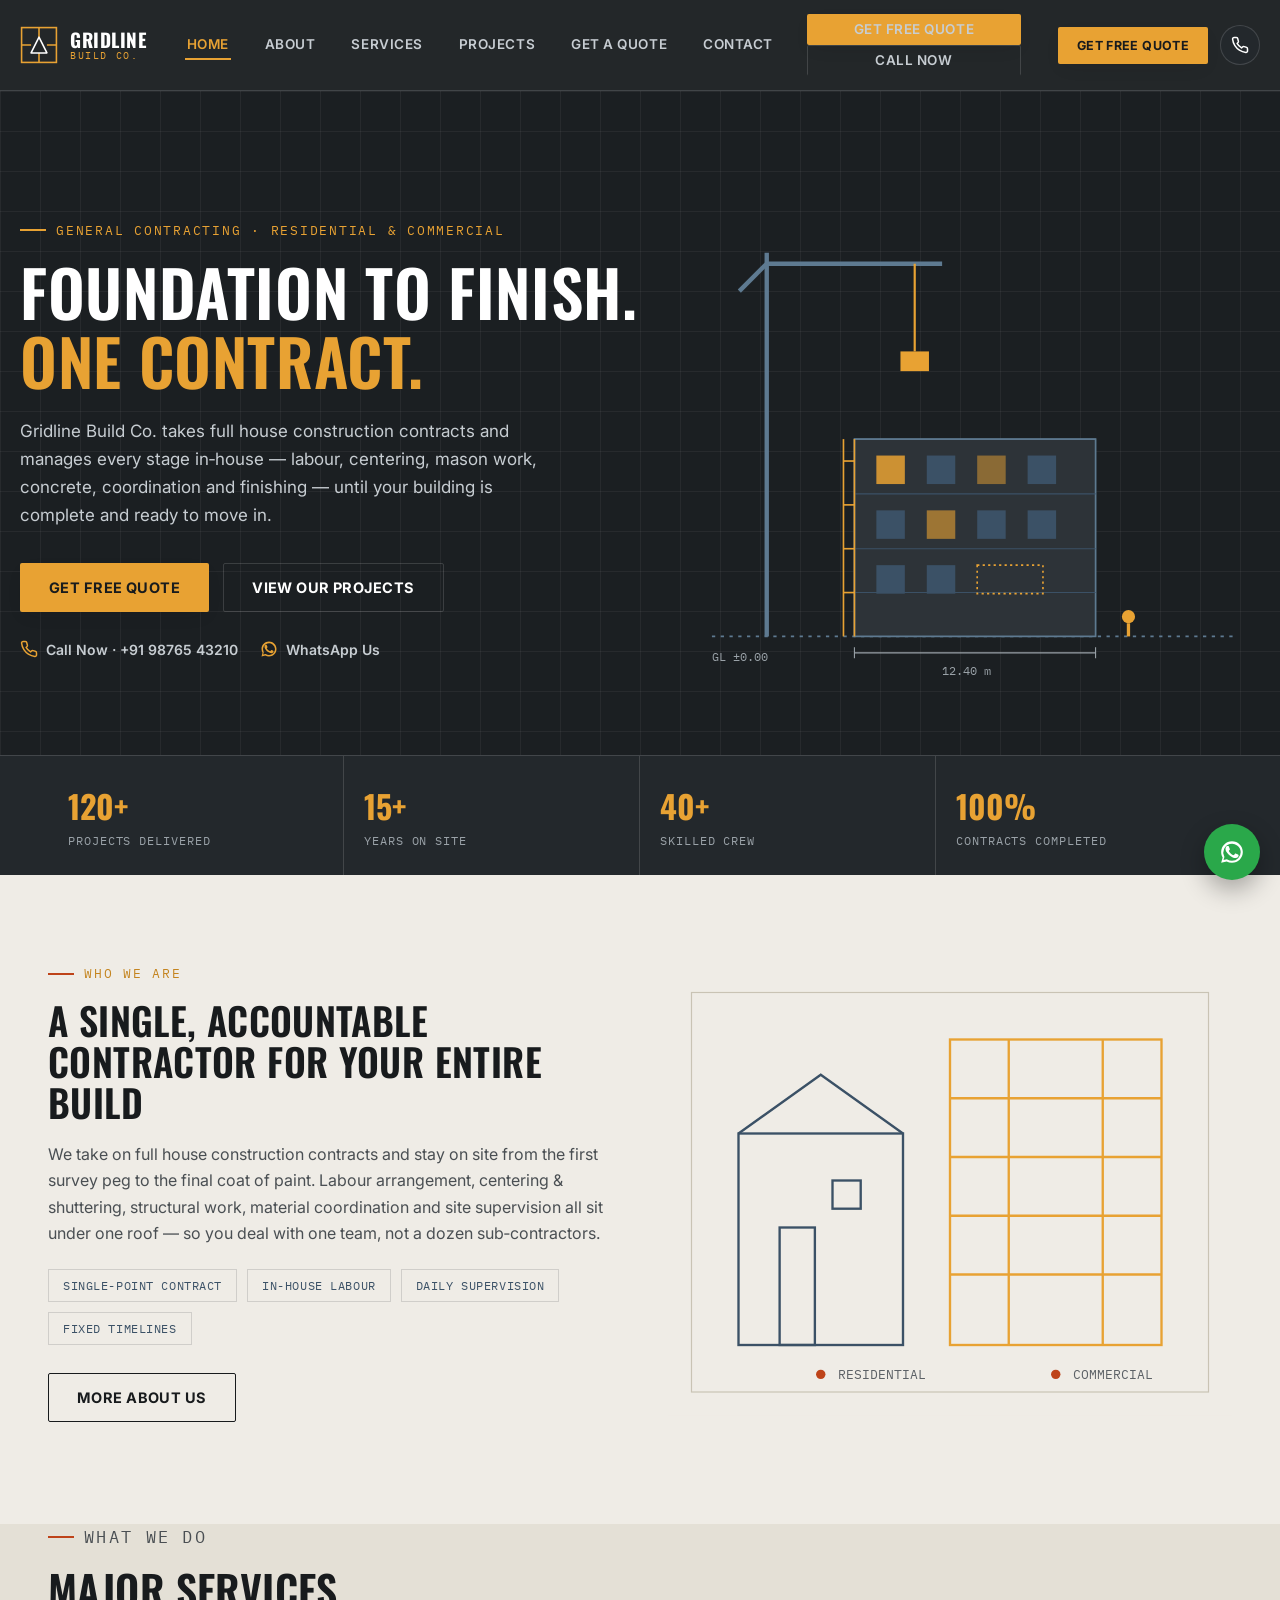
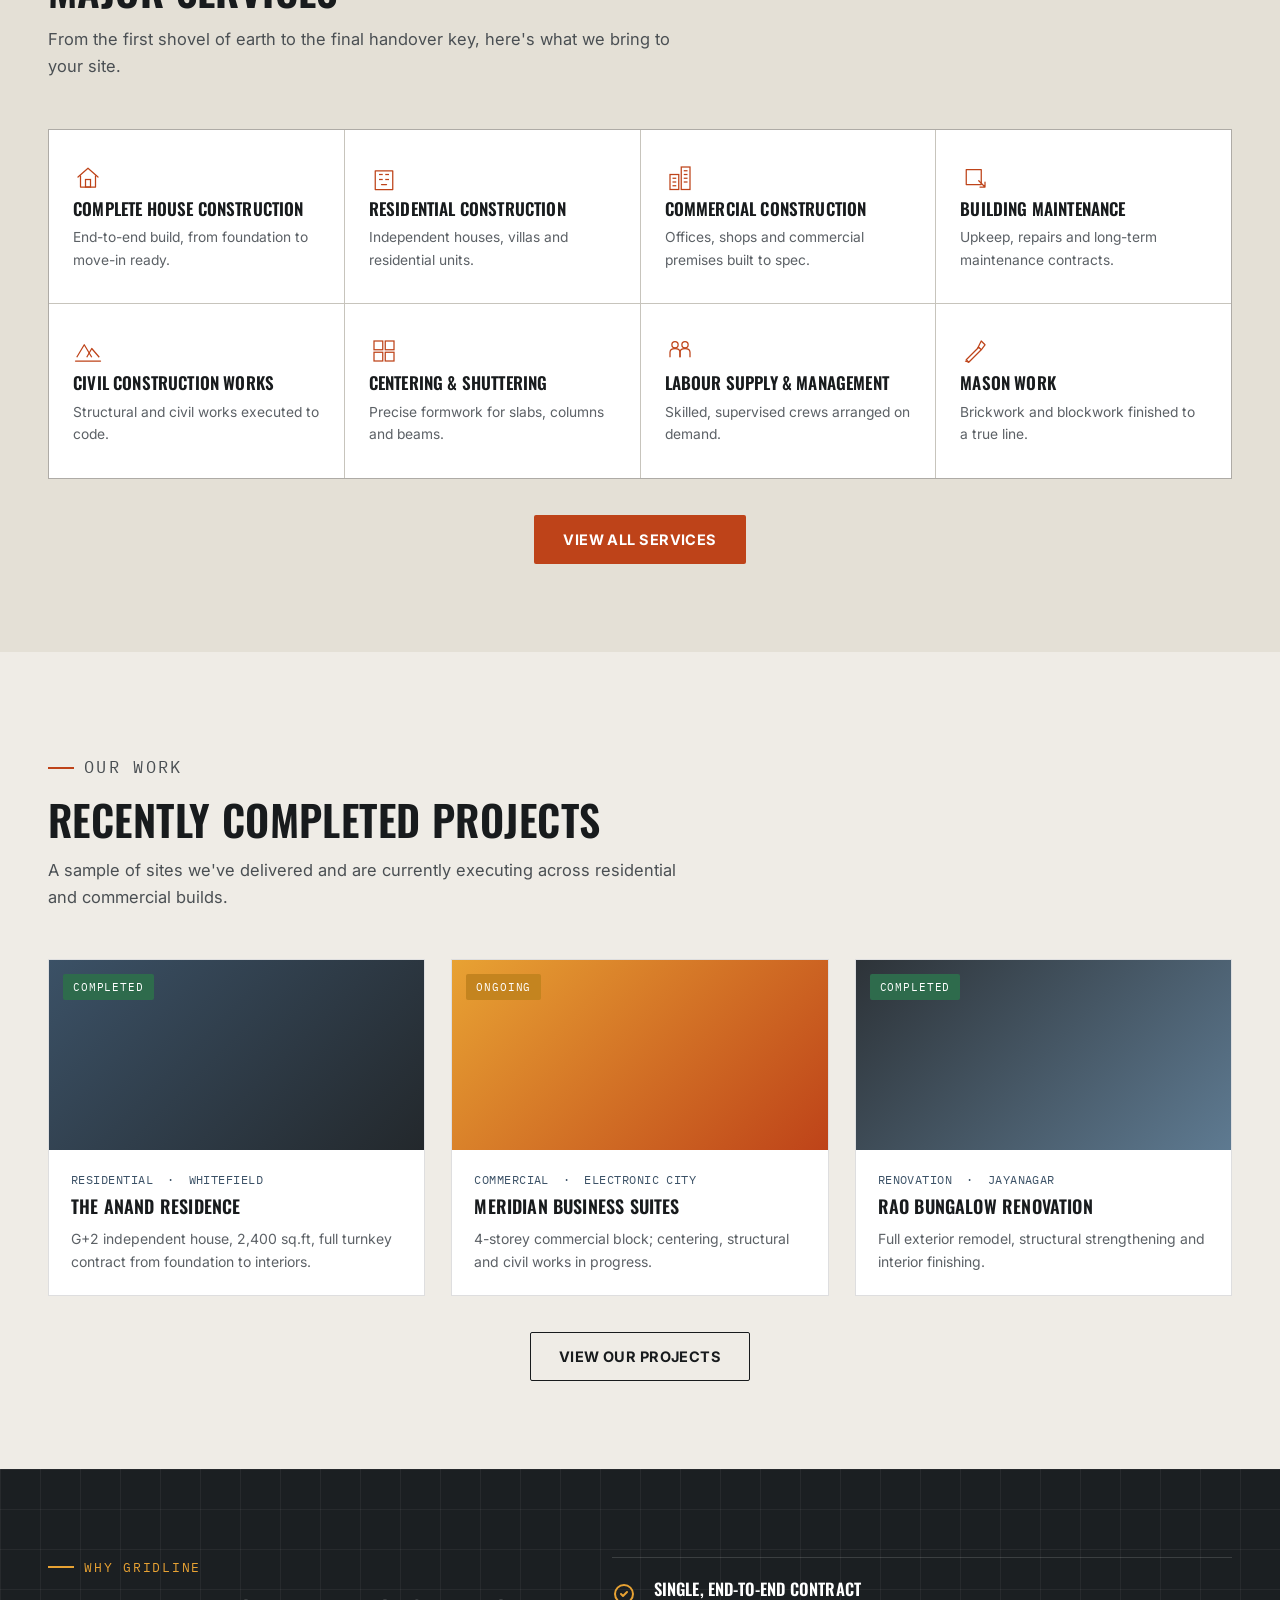
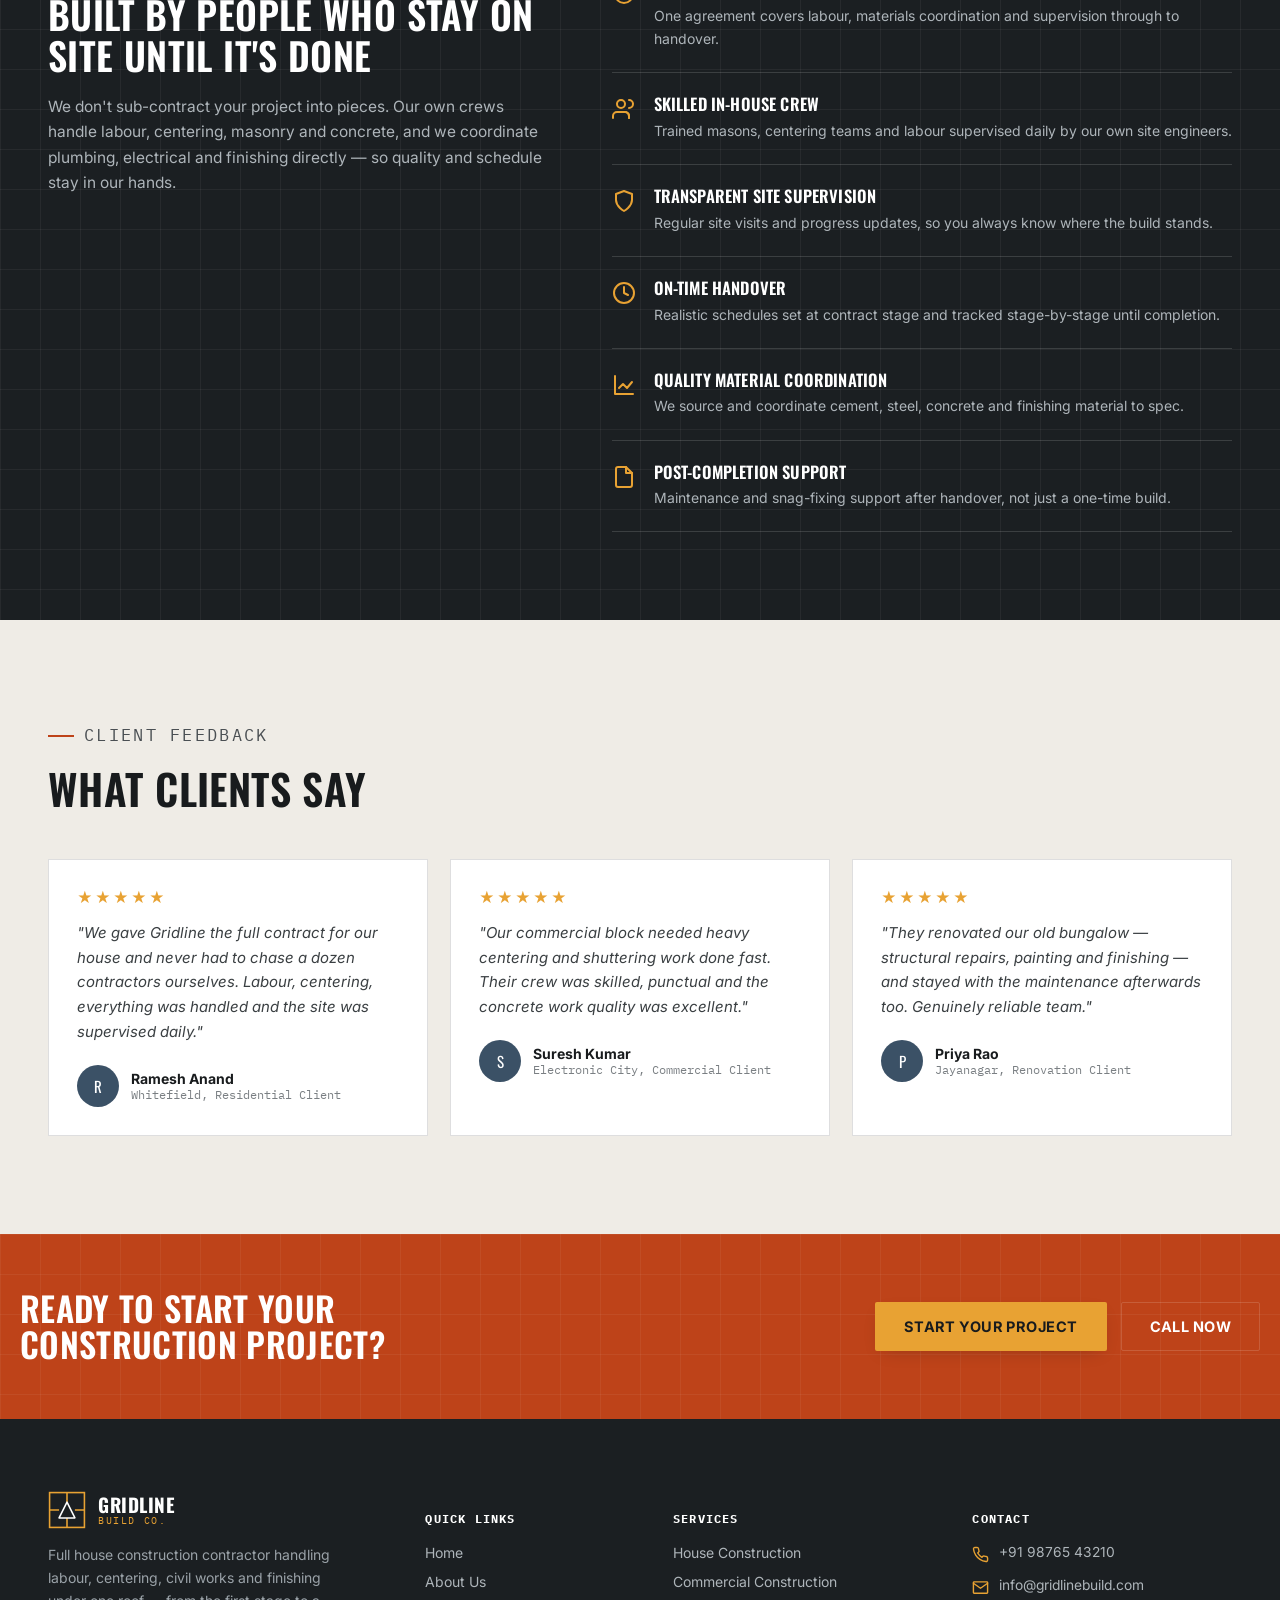
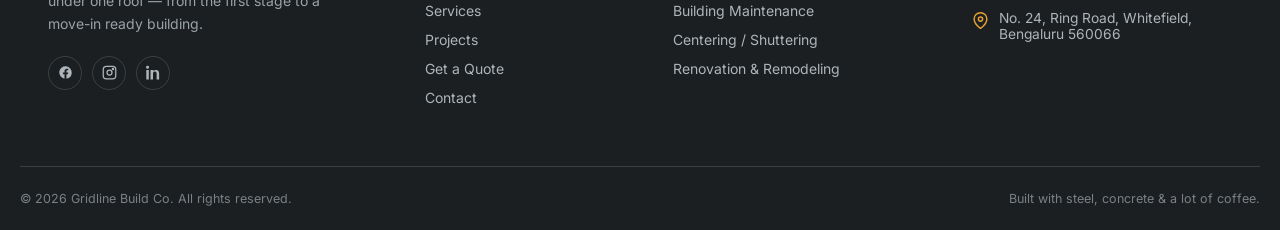
<file: gridline-build-co/index.html>
<!DOCTYPE html>
<html lang="en">
<head>
<meta charset="UTF-8">
<meta name="viewport" content="width=device-width, initial-scale=1.0">
<title>Gridline Build Co. | Complete House Construction & Building Maintenance</title>
<meta name="description" content="Gridline Build Co. delivers complete, end-to-end house construction — from labour and centering work to final finishing and handover — under one contract. Residential, commercial, civil and maintenance contractors.">
<meta name="keywords" content="house construction contractor, building construction company, civil construction works, centering shuttering works, mason work, labour supply, building maintenance">
<link rel="preconnect" href="https://fonts.googleapis.com">
<link rel="preconnect" href="https://fonts.gstatic.com" crossorigin>
<link href="https://fonts.googleapis.com/css2?family=Oswald:wght@500;600;700&family=Inter:wght@400;500;600;700;800&family=IBM+Plex+Mono:wght@400;500&display=swap" rel="stylesheet">
<link rel="icon" type="image/svg+xml" href="data:image/svg+xml,%3Csvg xmlns=%27http://www.w3.org/2000/svg%27 viewBox=%270 0 48 48%27%3E%3Crect width=%2748%27 height=%2748%27 fill=%27%231B1F22%27/%3E%3Cpath d=%27M14 34L24 14L34 34H14Z%27 fill=%27none%27 stroke=%27%23E8A233%27 stroke-width=%273%27 stroke-linejoin=%27round%27/%3E%3C/svg%3E">
<link rel="stylesheet" href="css/style.css">
</head>
<body>
<header class="site-header" id="siteHeader">
  <div class="wrap header-inner">
    <a href="index.html" class="logo" aria-label="Gridline Build Co. home">
      <svg class="logo-mark" viewBox="0 0 48 48" fill="none">
        <rect x="2" y="2" width="44" height="44" stroke="#E8A233" stroke-width="2"/>
        <path d="M2 24H14M24 2V14M46 24H34M24 46V34" stroke="#E8A233" stroke-width="2"/>
        <path d="M14 34L24 14L34 34H14Z" stroke="white" stroke-width="2" stroke-linejoin="round"/>
      </svg>
      <span class="logo-text"><b>Gridline</b><span>Build Co.</span></span>
    </a>

    <nav class="main-nav" id="mainNav">
      <a class="active" href="index.html">Home</a>
      <a href="about.html">About</a>
      <a href="services.html">Services</a>
      <a href="projects.html">Projects</a>
      <a href="quote.html">Get a Quote</a>
      <a href="contact.html">Contact</a>
      <div class="header-cta-mobile">
        <a href="quote.html" class="btn btn-amber btn-block">Get Free Quote</a>
        <a href="tel:+919876543210" class="btn btn-outline btn-block">Call Now</a>
      </div>
    </nav>

    <div class="header-cta">
      <a href="quote.html" class="btn btn-amber btn-sm">Get Free Quote</a>
      <a href="tel:+919876543210" class="icon-btn" aria-label="Call now">
        <svg viewBox="0 0 24 24" fill="none" stroke="currentColor" stroke-width="2" stroke-linecap="round" stroke-linejoin="round"><path d="M22 16.92v3a2 2 0 0 1-2.18 2 19.79 19.79 0 0 1-8.63-3.07 19.5 19.5 0 0 1-6-6 19.79 19.79 0 0 1-3.07-8.67A2 2 0 0 1 4.11 2h3a2 2 0 0 1 2 1.72c.127.96.361 1.903.7 2.81a2 2 0 0 1-.45 2.11L8.09 9.91a16 16 0 0 0 6 6l1.27-1.27a2 2 0 0 1 2.11-.45c.907.339 1.85.573 2.81.7A2 2 0 0 1 22 16.92z"/></svg>
      </a>
      <button class="hamburger" id="hamburgerBtn" aria-label="Toggle menu" aria-expanded="false">
        <svg viewBox="0 0 24 24" fill="none" stroke="currentColor" stroke-width="2" stroke-linecap="round"><path d="M3 6h18M3 12h18M3 18h18"/></svg>
      </button>
    </div>
  </div>
</header>

<main>
<section class="hero">
    <div class="blueprint-grid"></div>
    <div class="wrap hero-inner">
      <div>
        <p class="eyebrow on-dark">General Contracting &middot; Residential &amp; Commercial</p>
        <h1>Foundation to finish. <em>One contract.</em></h1>
        <p class="hero-lead">Gridline Build Co. takes full house construction contracts and manages every stage in‑house &mdash; labour, centering, mason work, concrete, coordination and finishing &mdash; until your building is complete and ready to move in.</p>
        <div class="hero-actions">
          <a href="quote.html" class="btn btn-amber">Get Free Quote</a>
          <a href="projects.html" class="btn btn-outline">View Our Projects</a>
        </div>
        <div class="hero-contact-row">
          <a href="tel:+919876543210">
            <svg viewBox="0 0 24 24" fill="none" stroke="currentColor" stroke-width="2" stroke-linecap="round" stroke-linejoin="round"><path d="M22 16.92v3a2 2 0 0 1-2.18 2 19.79 19.79 0 0 1-8.63-3.07 19.5 19.5 0 0 1-6-6 19.79 19.79 0 0 1-3.07-8.67A2 2 0 0 1 4.11 2h3a2 2 0 0 1 2 1.72c.127.96.361 1.903.7 2.81a2 2 0 0 1-.45 2.11L8.09 9.91a16 16 0 0 0 6 6l1.27-1.27a2 2 0 0 1 2.11-.45c.907.339 1.85.573 2.81.7A2 2 0 0 1 22 16.92z"/></svg>
            Call Now &middot; +91 98765 43210
          </a>
          <a href="https://wa.me/919876543210" target="_blank" rel="noopener">
            <svg viewBox="0 0 24 24" fill="currentColor"><path d="M17.472 14.382c-.297-.149-1.758-.867-2.03-.967-.273-.099-.471-.148-.67.15-.197.297-.767.966-.94 1.164-.173.199-.347.223-.644.075-.297-.15-1.255-.463-2.39-1.475-.883-.788-1.48-1.761-1.653-2.059-.173-.297-.018-.458.13-.606.134-.133.298-.347.446-.52.149-.174.198-.298.298-.497.099-.198.05-.372-.025-.521-.075-.148-.669-1.612-.916-2.207-.242-.579-.487-.5-.669-.51-.173-.008-.371-.01-.57-.01-.198 0-.52.074-.792.372-.272.297-1.04 1.016-1.04 2.479 0 1.462 1.065 2.875 1.213 3.074.149.198 2.096 3.2 5.077 4.487.709.306 1.262.489 1.694.625.712.227 1.36.195 1.871.118.571-.085 1.758-.719 2.006-1.413.248-.694.248-1.29.173-1.413-.074-.124-.272-.198-.57-.347z"/><path d="M12.001 2C6.478 2 2 6.478 2 12c0 1.85.5 3.585 1.377 5.078L2 22l5.052-1.327A9.947 9.947 0 0 0 12.001 22C17.523 22 22 17.523 22 12S17.523 2 12.001 2zm0 18.077a8.033 8.033 0 0 1-4.31-1.253l-.309-.184-3.19.836.85-3.115-.2-.319A8.032 8.032 0 1 1 20.03 12a8.038 8.038 0 0 1-8.03 8.077z"/></svg>
            WhatsApp Us
          </a>
        </div>
      </div>

      <div class="hero-art">
        <svg viewBox="0 0 520 460" fill="none">
          <line x1="20" y1="410" x2="500" y2="410" stroke="#5E7A91" stroke-width="1.5" stroke-dasharray="3 5"/>
          <text x="20" y="432" fill="#9AA2A8" font-family="IBM Plex Mono" font-size="11">GL &plusmn;0.00</text>
          <!-- crane -->
          <line x1="70" y1="410" x2="70" y2="60" stroke="#5E7A91" stroke-width="4"/>
          <line x1="70" y1="70" x2="230" y2="70" stroke="#5E7A91" stroke-width="4"/>
          <line x1="70" y1="70" x2="45" y2="95" stroke="#5E7A91" stroke-width="4"/>
          <line x1="205" y1="70" x2="205" y2="150" stroke="#E8A233" stroke-width="2"/>
          <rect x="192" y="150" width="26" height="18" fill="#E8A233"/>
          <!-- building isometric -->
          <g>
            <rect x="150" y="230" width="220" height="180" fill="#2D3338" stroke="#5E7A91" stroke-width="1.5"/>
            <rect x="150" y="230" width="220" height="180" fill="none" stroke="#5E7A91" stroke-width="1"/>
            <!-- floor lines -->
            <line x1="150" y1="280" x2="370" y2="280" stroke="#3B5166" stroke-width="1"/>
            <line x1="150" y1="330" x2="370" y2="330" stroke="#3B5166" stroke-width="1"/>
            <line x1="150" y1="370" x2="370" y2="370" stroke="#3B5166" stroke-width="1"/>
            <!-- windows -->
            <rect x="170" y="245" width="26" height="26" fill="#E8A233" opacity="0.85"/>
            <rect x="216" y="245" width="26" height="26" fill="#3B5166"/>
            <rect x="262" y="245" width="26" height="26" fill="#E8A233" opacity="0.5"/>
            <rect x="308" y="245" width="26" height="26" fill="#3B5166"/>
            <rect x="170" y="295" width="26" height="26" fill="#3B5166"/>
            <rect x="216" y="295" width="26" height="26" fill="#E8A233" opacity="0.6"/>
            <rect x="262" y="295" width="26" height="26" fill="#3B5166"/>
            <rect x="308" y="295" width="26" height="26" fill="#3B5166"/>
            <rect x="170" y="345" width="26" height="26" fill="#3B5166"/>
            <rect x="216" y="345" width="26" height="26" fill="#3B5166"/>
            <rect x="262" y="345" width="60" height="26" fill="none" stroke="#E8A233" stroke-width="1.5" stroke-dasharray="2 3"/>
            <!-- scaffolding -->
            <g stroke="#E8A233" stroke-width="1.5">
              <line x1="150" y1="230" x2="150" y2="410"/>
              <line x1="140" y1="230" x2="140" y2="410"/>
              <line x1="140" y1="250" x2="150" y2="250"/>
              <line x1="140" y1="290" x2="150" y2="290"/>
              <line x1="140" y1="330" x2="150" y2="330"/>
              <line x1="140" y1="370" x2="150" y2="370"/>
            </g>
          </g>
          <!-- dimension arrows -->
          <line x1="150" y1="425" x2="370" y2="425" stroke="#9AA2A8" stroke-width="1"/>
          <line x1="150" y1="420" x2="150" y2="430" stroke="#9AA2A8" stroke-width="1"/>
          <line x1="370" y1="420" x2="370" y2="430" stroke="#9AA2A8" stroke-width="1"/>
          <text x="230" y="445" fill="#9AA2A8" font-family="IBM Plex Mono" font-size="11">12.40 m</text>
          <!-- small figures -->
          <circle cx="400" cy="392" r="6" fill="#E8A233"/>
          <line x1="400" y1="398" x2="400" y2="410" stroke="#E8A233" stroke-width="3"/>
        </svg>
      </div>
    </div>
  </section>

  <div class="stats-bar">
    <div class="wrap stats-inner">
      <div class="stat-item"><b>120+</b><span>Projects Delivered</span></div>
      <div class="stat-item"><b>15+</b><span>Years On Site</span></div>
      <div class="stat-item"><b>40+</b><span>Skilled Crew</span></div>
      <div class="stat-item"><b>100%</b><span>Contracts Completed</span></div>
    </div>
  </div>

  <!-- ABOUT TEASER -->
  <section class="section">
    <div class="wrap two-col">
      <div class="reveal">
        <p class="eyebrow">Who we are</p>
        <h2 style="font-size:clamp(26px,3.6vw,38px);text-transform:uppercase;">A single, accountable contractor for your entire build</h2>
        <p style="margin-top:18px;font-size:16px;color:#4A4F53;">We take on full house construction contracts and stay on site from the first survey peg to the final coat of paint. Labour arrangement, centering &amp; shuttering, structural work, material coordination and site supervision all sit under one roof &mdash; so you deal with one team, not a dozen sub‑contractors.</p>
        <div class="tag-list">
          <span>Single-point contract</span>
          <span>In-house labour</span>
          <span>Daily supervision</span>
          <span>Fixed timelines</span>
        </div>
        <a href="about.html" class="btn btn-outline-dark" style="margin-top:28px;">More About Us</a>
      </div>
      <div class="reveal">
        <svg viewBox="0 0 480 380" fill="none">
          <rect x="0" y="0" width="480" height="380" fill="#EFECE6"/>
          <rect class="blueprint-r" x="20" y="20" width="440" height="340" fill="none" stroke="#C9C3B4" stroke-width="1"/>
          <g stroke="#3B5166" stroke-width="2" fill="none">
            <rect x="60" y="140" width="140" height="180"/>
            <path d="M60 140 L130 90 L200 140"/>
            <rect x="95" y="220" width="30" height="100"/>
            <rect x="140" y="180" width="24" height="24"/>
          </g>
          <g stroke="#E8A233" stroke-width="2" fill="none">
            <rect x="240" y="60" width="180" height="260"/>
            <line x1="240" y1="110" x2="420" y2="110"/>
            <line x1="240" y1="160" x2="420" y2="160"/>
            <line x1="240" y1="210" x2="420" y2="210"/>
            <line x1="240" y1="260" x2="420" y2="260"/>
            <line x1="290" y1="60" x2="290" y2="320"/>
            <line x1="370" y1="60" x2="370" y2="320"/>
          </g>
          <circle cx="130" cy="345" r="4" fill="#BE4319"/>
          <text x="145" y="349" fill="#5C6166" font-family="IBM Plex Mono" font-size="11">RESIDENTIAL</text>
          <circle cx="330" cy="345" r="4" fill="#BE4319"/>
          <text x="345" y="349" fill="#5C6166" font-family="IBM Plex Mono" font-size="11">COMMERCIAL</text>
        </svg>
      </div>
    </div>
  </section>

  <!-- SERVICES TEASER -->
  <section class="section" style="background:var(--concrete-2);padding-top:0;">
    <div class="wrap">
      <div class="section-head reveal">
        <p class="eyebrow">What we do</p>
        <h2>Major services</h2>
        <p>From the first shovel of earth to the final handover key, here's what we bring to your site.</p>
      </div>
    </div>
    <div class="wrap">
      <div class="grid-services-teaser reveal">
        <div class="svc-teaser">
          <svg width="30" height="30" viewBox="0 0 48 48" fill="none" stroke="#BE4319" stroke-width="2"><path d="M8 24L24 10L40 24" stroke-linecap="round" stroke-linejoin="round"/><path d="M12 22V40H36V22" stroke-linecap="round" stroke-linejoin="round"/><rect x="20" y="28" width="8" height="12"/></svg>
          <h3>Complete House Construction</h3>
          <p>End-to-end build, from foundation to move-in ready.</p>
        </div>
        <div class="svc-teaser">
          <svg width="30" height="30" viewBox="0 0 48 48" fill="none" stroke="#BE4319" stroke-width="2"><rect x="10" y="14" width="28" height="30" stroke-linejoin="round"/><line x1="16" y1="20" x2="22" y2="20"/><line x1="26" y1="20" x2="32" y2="20"/><line x1="16" y1="28" x2="22" y2="28"/><line x1="26" y1="28" x2="32" y2="28"/><line x1="20" y1="36" x2="28" y2="36" stroke-linecap="round"/></svg>
          <h3>Residential Construction</h3>
          <p>Independent houses, villas and residential units.</p>
        </div>
        <div class="svc-teaser">
          <svg width="30" height="30" viewBox="0 0 48 48" fill="none" stroke="#BE4319" stroke-width="2"><rect x="8" y="20" width="14" height="24"/><rect x="26" y="8" width="14" height="36"/><line x1="12" y1="26" x2="18" y2="26"/><line x1="12" y1="32" x2="18" y2="32"/><line x1="12" y1="38" x2="18" y2="38"/><line x1="30" y1="14" x2="36" y2="14"/><line x1="30" y1="20" x2="36" y2="20"/><line x1="30" y1="26" x2="36" y2="26"/><line x1="30" y1="32" x2="36" y2="32"/></svg>
          <h3>Commercial Construction</h3>
          <p>Offices, shops and commercial premises built to spec.</p>
        </div>
        <div class="svc-teaser">
          <svg width="30" height="30" viewBox="0 0 48 48" fill="none" stroke="#BE4319" stroke-width="2"><rect x="10" y="12" width="24" height="24" stroke-linejoin="round"/><path d="M30 30L40 40M40 32V40H32" stroke-linecap="round" stroke-linejoin="round"/></svg>
          <h3>Building Maintenance</h3>
          <p>Upkeep, repairs and long-term maintenance contracts.</p>
        </div>
        <div class="svc-teaser">
          <svg width="30" height="30" viewBox="0 0 48 48" fill="none" stroke="#BE4319" stroke-width="2"><path d="M6 34L18 14L30 34" stroke-linejoin="round"/><path d="M22 34L30 20L42 34" stroke-linejoin="round"/><line x1="4" y1="40" x2="44" y2="40" stroke-linecap="round"/></svg>
          <h3>Civil Construction Works</h3>
          <p>Structural and civil works executed to code.</p>
        </div>
        <div class="svc-teaser">
          <svg width="30" height="30" viewBox="0 0 48 48" fill="none" stroke="#BE4319" stroke-width="2"><rect x="8" y="8" width="14" height="14"/><rect x="26" y="8" width="14" height="14"/><rect x="8" y="26" width="14" height="14"/><rect x="26" y="26" width="14" height="14"/></svg>
          <h3>Centering &amp; Shuttering</h3>
          <p>Precise formwork for slabs, columns and beams.</p>
        </div>
        <div class="svc-teaser">
          <svg width="30" height="30" viewBox="0 0 48 48" fill="none" stroke="#BE4319" stroke-width="2"><circle cx="16" cy="14" r="5"/><path d="M8 34V26C8 22 12 20 16 20C20 20 24 22 24 26V34" stroke-linejoin="round"/><circle cx="32" cy="14" r="5"/><path d="M24 34V26C24 22 28 20 32 20C36 20 40 22 40 26V34" stroke-linejoin="round"/></svg>
          <h3>Labour Supply &amp; Management</h3>
          <p>Skilled, supervised crews arranged on demand.</p>
        </div>
        <div class="svc-teaser">
          <svg width="30" height="30" viewBox="0 0 48 48" fill="none" stroke="#BE4319" stroke-width="2"><path d="M10 38L30 18L34 22L14 42Z" stroke-linejoin="round"/><path d="M28 20L34 8L40 14L34 22" stroke-linejoin="round"/><line x1="8" y1="40" x2="14" y2="42"/></svg>
          <h3>Mason Work</h3>
          <p>Brickwork and blockwork finished to a true line.</p>
        </div>
      </div>
      <div style="text-align:center;margin-top:36px;">
        <a href="services.html" class="btn btn-rust">View All Services</a>
      </div>
    </div>
  </section>

  <!-- PROJECTS TEASER -->
  <section class="section">
    <div class="wrap">
      <div class="section-head reveal">
        <p class="eyebrow">Our work</p>
        <h2>Recently completed projects</h2>
        <p>A sample of sites we've delivered and are currently executing across residential and commercial builds.</p>
      </div>
      <div class="projects-grid reveal">
        <div class="project-card">
          <div class="project-media" style="background:linear-gradient(135deg,#3B5166,#23282C);position:relative;">
            <span class="status-chip status-completed">Completed</span>
          </div>
          <div class="project-body">
            <div class="project-meta"><span>Residential</span><span>&middot;</span><span>Whitefield</span></div>
            <h3>The Anand Residence</h3>
            <p>G+2 independent house, 2,400 sq.ft, full turnkey contract from foundation to interiors.</p>
          </div>
        </div>
        <div class="project-card">
          <div class="project-media" style="background:linear-gradient(135deg,#E8A233,#BE4319);position:relative;">
            <span class="status-chip status-ongoing">Ongoing</span>
          </div>
          <div class="project-body">
            <div class="project-meta"><span>Commercial</span><span>&middot;</span><span>Electronic City</span></div>
            <h3>Meridian Business Suites</h3>
            <p>4-storey commercial block; centering, structural and civil works in progress.</p>
          </div>
        </div>
        <div class="project-card">
          <div class="project-media" style="background:linear-gradient(135deg,#2D3338,#5E7A91);position:relative;">
            <span class="status-chip status-completed">Completed</span>
          </div>
          <div class="project-body">
            <div class="project-meta"><span>Renovation</span><span>&middot;</span><span>Jayanagar</span></div>
            <h3>Rao Bungalow Renovation</h3>
            <p>Full exterior remodel, structural strengthening and interior finishing.</p>
          </div>
        </div>
      </div>
      <div style="text-align:center;margin-top:36px;">
        <a href="projects.html" class="btn btn-outline-dark">View Our Projects</a>
      </div>
    </div>
  </section>

  <!-- WHY CHOOSE US -->
  <section class="section" style="background:var(--charcoal);position:relative;overflow:hidden;">
    <div class="blueprint-grid"></div>
    <div class="wrap why-wrap" style="position:relative;z-index:2;">
      <div class="reveal">
        <p class="eyebrow on-dark">Why Gridline</p>
        <h2 style="color:var(--white);font-size:clamp(26px,3.6vw,38px);text-transform:uppercase;">Built by people who stay on site until it's done</h2>
        <p style="margin-top:18px;color:#AEB5BA;font-size:15.5px;">We don't sub-contract your project into pieces. Our own crews handle labour, centering, masonry and concrete, and we coordinate plumbing, electrical and finishing directly &mdash; so quality and schedule stay in our hands.</p>
      </div>
      <div class="why-list reveal">
        <div class="why-item">
          <svg viewBox="0 0 24 24" fill="none" stroke="currentColor" stroke-width="2" stroke-linecap="round" stroke-linejoin="round"><path d="M9 12l2 2 4-4M21 12a9 9 0 1 1-18 0 9 9 0 0 1 18 0z"/></svg>
          <div><h4>Single, End-to-End Contract</h4><p>One agreement covers labour, materials coordination and supervision through to handover.</p></div>
        </div>
        <div class="why-item">
          <svg viewBox="0 0 24 24" fill="none" stroke="currentColor" stroke-width="2" stroke-linecap="round" stroke-linejoin="round"><circle cx="9" cy="7" r="4"/><path d="M17 11a4 4 0 1 0 0-8"/><path d="M1 21v-2a4 4 0 0 1 4-4h8a4 4 0 0 1 4 4v2"/><path d="M17 21v-2a4 4 0 0 0-3-3.87"/></svg>
          <div><h4>Skilled In-House Crew</h4><p>Trained masons, centering teams and labour supervised daily by our own site engineers.</p></div>
        </div>
        <div class="why-item">
          <svg viewBox="0 0 24 24" fill="none" stroke="currentColor" stroke-width="2" stroke-linecap="round" stroke-linejoin="round"><path d="M12 22s8-4.5 8-11V5l-8-3-8 3v6c0 6.5 8 11 8 11z"/></svg>
          <div><h4>Transparent Site Supervision</h4><p>Regular site visits and progress updates, so you always know where the build stands.</p></div>
        </div>
        <div class="why-item">
          <svg viewBox="0 0 24 24" fill="none" stroke="currentColor" stroke-width="2" stroke-linecap="round" stroke-linejoin="round"><circle cx="12" cy="12" r="10"/><polyline points="12 6 12 12 16 14"/></svg>
          <div><h4>On-Time Handover</h4><p>Realistic schedules set at contract stage and tracked stage-by-stage until completion.</p></div>
        </div>
        <div class="why-item">
          <svg viewBox="0 0 24 24" fill="none" stroke="currentColor" stroke-width="2" stroke-linecap="round" stroke-linejoin="round"><path d="M3 3v18h18"/><path d="M7 15l4-4 4 4 5-6"/></svg>
          <div><h4>Quality Material Coordination</h4><p>We source and coordinate cement, steel, concrete and finishing material to spec.</p></div>
        </div>
        <div class="why-item">
          <svg viewBox="0 0 24 24" fill="none" stroke="currentColor" stroke-width="2" stroke-linecap="round" stroke-linejoin="round"><path d="M14 2H6a2 2 0 0 0-2 2v16a2 2 0 0 0 2 2h12a2 2 0 0 0 2-2V8z"/><path d="M14 2v6h6"/></svg>
          <div><h4>Post-Completion Support</h4><p>Maintenance and snag-fixing support after handover, not just a one-time build.</p></div>
        </div>
      </div>
    </div>
  </section>

  <!-- TESTIMONIALS -->
  <section class="section">
    <div class="wrap">
      <div class="section-head reveal">
        <p class="eyebrow">Client feedback</p>
        <h2>What clients say</h2>
      </div>
      <div class="testi-row reveal">
        <div class="testi-card">
          <div class="testi-stars">&#9733;&#9733;&#9733;&#9733;&#9733;</div>
          <p class="quote">"We gave Gridline the full contract for our house and never had to chase a dozen contractors ourselves. Labour, centering, everything was handled and the site was supervised daily."</p>
          <div class="testi-person">
            <div class="testi-avatar">R</div>
            <div><b>Ramesh Anand</b><span>Whitefield, Residential Client</span></div>
          </div>
        </div>
        <div class="testi-card">
          <div class="testi-stars">&#9733;&#9733;&#9733;&#9733;&#9733;</div>
          <p class="quote">"Our commercial block needed heavy centering and shuttering work done fast. Their crew was skilled, punctual and the concrete work quality was excellent."</p>
          <div class="testi-person">
            <div class="testi-avatar">S</div>
            <div><b>Suresh Kumar</b><span>Electronic City, Commercial Client</span></div>
          </div>
        </div>
        <div class="testi-card">
          <div class="testi-stars">&#9733;&#9733;&#9733;&#9733;&#9733;</div>
          <p class="quote">"They renovated our old bungalow &mdash; structural repairs, painting and finishing &mdash; and stayed with the maintenance afterwards too. Genuinely reliable team."</p>
          <div class="testi-person">
            <div class="testi-avatar">P</div>
            <div><b>Priya Rao</b><span>Jayanagar, Renovation Client</span></div>
          </div>
        </div>
      </div>
    </div>
  </section>

  <!-- CTA BAND -->
  <section class="cta-band">
    <div class="blueprint-grid"></div>
    <div class="wrap cta-band-inner">
      <h2>Ready to start your construction project?</h2>
      <div class="cta-band-actions">
        <a href="quote.html" class="btn btn-amber">Start Your Project</a>
        <a href="tel:+919876543210" class="btn btn-outline">Call Now</a>
      </div>
    </div>
  </section>
</main>

<footer class="site-footer">
  <div class="wrap footer-grid">
    <div class="footer-col footer-about">
      <div class="logo">
        <svg class="logo-mark" viewBox="0 0 48 48" fill="none">
          <rect x="2" y="2" width="44" height="44" stroke="#E8A233" stroke-width="2"/>
          <path d="M2 24H14M24 2V14M46 24H34M24 46V34" stroke="#E8A233" stroke-width="2"/>
          <path d="M14 34L24 14L34 34H14Z" stroke="white" stroke-width="2" stroke-linejoin="round"/>
        </svg>
        <span class="logo-text"><b style="color:#fff;">Gridline</b><span>Build Co.</span></span>
      </div>
      <p>Full house construction contractor handling labour, centering, civil works and finishing under one roof &mdash; from the first stage to a move-in ready building.</p>
      <div class="social-row" style="margin-top:20px;">
        <a href="#" aria-label="Facebook"><svg viewBox="0 0 24 24" fill="currentColor"><path d="M22 12a10 10 0 1 0-11.6 9.9v-7H7.9V12h2.5V9.8c0-2.5 1.5-3.9 3.8-3.9 1.1 0 2.2.2 2.2.2v2.4h-1.3c-1.2 0-1.6.8-1.6 1.6V12h2.8l-.4 2.9h-2.4v7A10 10 0 0 0 22 12z"/></svg></a>
        <a href="#" aria-label="Instagram"><svg viewBox="0 0 24 24" fill="none" stroke="currentColor" stroke-width="2"><rect x="2" y="2" width="20" height="20" rx="5"/><circle cx="12" cy="12" r="4"/><circle cx="17.5" cy="6.5" r="1"/></svg></a>
        <a href="#" aria-label="LinkedIn"><svg viewBox="0 0 24 24" fill="currentColor"><path d="M4.98 3.5C4.98 4.9 3.9 6 2.5 6S0 4.9 0 3.5 1.1 1 2.5 1s2.48 1.1 2.48 2.5zM.5 8h4V23h-4V8zm7.5 0h3.8v2.05h.05c.53-1 1.83-2.05 3.77-2.05C19.7 8 21 10.15 21 13.6V23h-4v-8.1c0-1.93-.03-4.4-2.68-4.4-2.68 0-3.1 2.1-3.1 4.27V23h-4V8z"/></svg></a>
      </div>
    </div>
    <div class="footer-col">
      <h5>Quick Links</h5>
      <ul>
        <li><a href="index.html">Home</a></li>
        <li><a href="about.html">About Us</a></li>
        <li><a href="services.html">Services</a></li>
        <li><a href="projects.html">Projects</a></li>
        <li><a href="quote.html">Get a Quote</a></li>
        <li><a href="contact.html">Contact</a></li>
      </ul>
    </div>
    <div class="footer-col">
      <h5>Services</h5>
      <ul>
        <li><a href="services.html">House Construction</a></li>
        <li><a href="services.html">Commercial Construction</a></li>
        <li><a href="services.html">Building Maintenance</a></li>
        <li><a href="services.html">Centering / Shuttering</a></li>
        <li><a href="services.html">Renovation &amp; Remodeling</a></li>
      </ul>
    </div>
    <div class="footer-col">
      <h5>Contact</h5>
      <div class="footer-contact-item">
        <svg viewBox="0 0 24 24" fill="none" stroke="currentColor" stroke-width="2" stroke-linecap="round" stroke-linejoin="round"><path d="M22 16.92v3a2 2 0 0 1-2.18 2 19.79 19.79 0 0 1-8.63-3.07 19.5 19.5 0 0 1-6-6 19.79 19.79 0 0 1-3.07-8.67A2 2 0 0 1 4.11 2h3a2 2 0 0 1 2 1.72c.127.96.361 1.903.7 2.81a2 2 0 0 1-.45 2.11L8.09 9.91a16 16 0 0 0 6 6l1.27-1.27a2 2 0 0 1 2.11-.45c.907.339 1.85.573 2.81.7A2 2 0 0 1 22 16.92z"/></svg>
        <span>+91 98765 43210</span>
      </div>
      <div class="footer-contact-item">
        <svg viewBox="0 0 24 24" fill="none" stroke="currentColor" stroke-width="2" stroke-linecap="round" stroke-linejoin="round"><path d="M22 6l-10 7L2 6"/><rect x="2" y="4" width="20" height="16" rx="1"/></svg>
        <span>info@gridlinebuild.com</span>
      </div>
      <div class="footer-contact-item">
        <svg viewBox="0 0 24 24" fill="none" stroke="currentColor" stroke-width="2" stroke-linecap="round" stroke-linejoin="round"><path d="M21 10c0 7-9 13-9 13s-9-6-9-13a9 9 0 0 1 18 0z"/><circle cx="12" cy="10" r="3"/></svg>
        <span>No. 24, Ring Road, Whitefield, Bengaluru 560066</span>
      </div>
    </div>
  </div>
  <div class="wrap footer-bottom">
    <span>&copy; 2026 Gridline Build Co. All rights reserved.</span>
    <span>Built with steel, concrete &amp; a lot of coffee.</span>
  </div>
</footer>

<div class="float-stack">
  <a href="tel:+919876543210" class="float-btn call-float" aria-label="Call now">
    <svg viewBox="0 0 24 24" fill="none" stroke="currentColor" stroke-width="2" stroke-linecap="round" stroke-linejoin="round"><path d="M22 16.92v3a2 2 0 0 1-2.18 2 19.79 19.79 0 0 1-8.63-3.07 19.5 19.5 0 0 1-6-6 19.79 19.79 0 0 1-3.07-8.67A2 2 0 0 1 4.11 2h3a2 2 0 0 1 2 1.72c.127.96.361 1.903.7 2.81a2 2 0 0 1-.45 2.11L8.09 9.91a16 16 0 0 0 6 6l1.27-1.27a2 2 0 0 1 2.11-.45c.907.339 1.85.573 2.81.7A2 2 0 0 1 22 16.92z"/></svg>
  </a>
  <a href="https://wa.me/919876543210" target="_blank" rel="noopener" class="float-btn wa-btn" aria-label="Chat on WhatsApp">
    <svg viewBox="0 0 24 24" fill="currentColor"><path d="M17.472 14.382c-.297-.149-1.758-.867-2.03-.967-.273-.099-.471-.148-.67.15-.197.297-.767.966-.94 1.164-.173.199-.347.223-.644.075-.297-.15-1.255-.463-2.39-1.475-.883-.788-1.48-1.761-1.653-2.059-.173-.297-.018-.458.13-.606.134-.133.298-.347.446-.52.149-.174.198-.298.298-.497.099-.198.05-.372-.025-.521-.075-.148-.669-1.612-.916-2.207-.242-.579-.487-.5-.669-.51-.173-.008-.371-.01-.57-.01-.198 0-.52.074-.792.372-.272.297-1.04 1.016-1.04 2.479 0 1.462 1.065 2.875 1.213 3.074.149.198 2.096 3.2 5.077 4.487.709.306 1.262.489 1.694.625.712.227 1.36.195 1.871.118.571-.085 1.758-.719 2.006-1.413.248-.694.248-1.29.173-1.413-.074-.124-.272-.198-.57-.347z"/><path d="M12.001 2C6.478 2 2 6.478 2 12c0 1.85.5 3.585 1.377 5.078L2 22l5.052-1.327A9.947 9.947 0 0 0 12.001 22C17.523 22 22 17.523 22 12S17.523 2 12.001 2zm0 18.077a8.033 8.033 0 0 1-4.31-1.253l-.309-.184-3.19.836.85-3.115-.2-.319A8.032 8.032 0 1 1 20.03 12a8.038 8.038 0 0 1-8.03 8.077z"/></svg>
  </a>
</div>

<script src="js/script.js"></script>
</body>
</html>
</file>
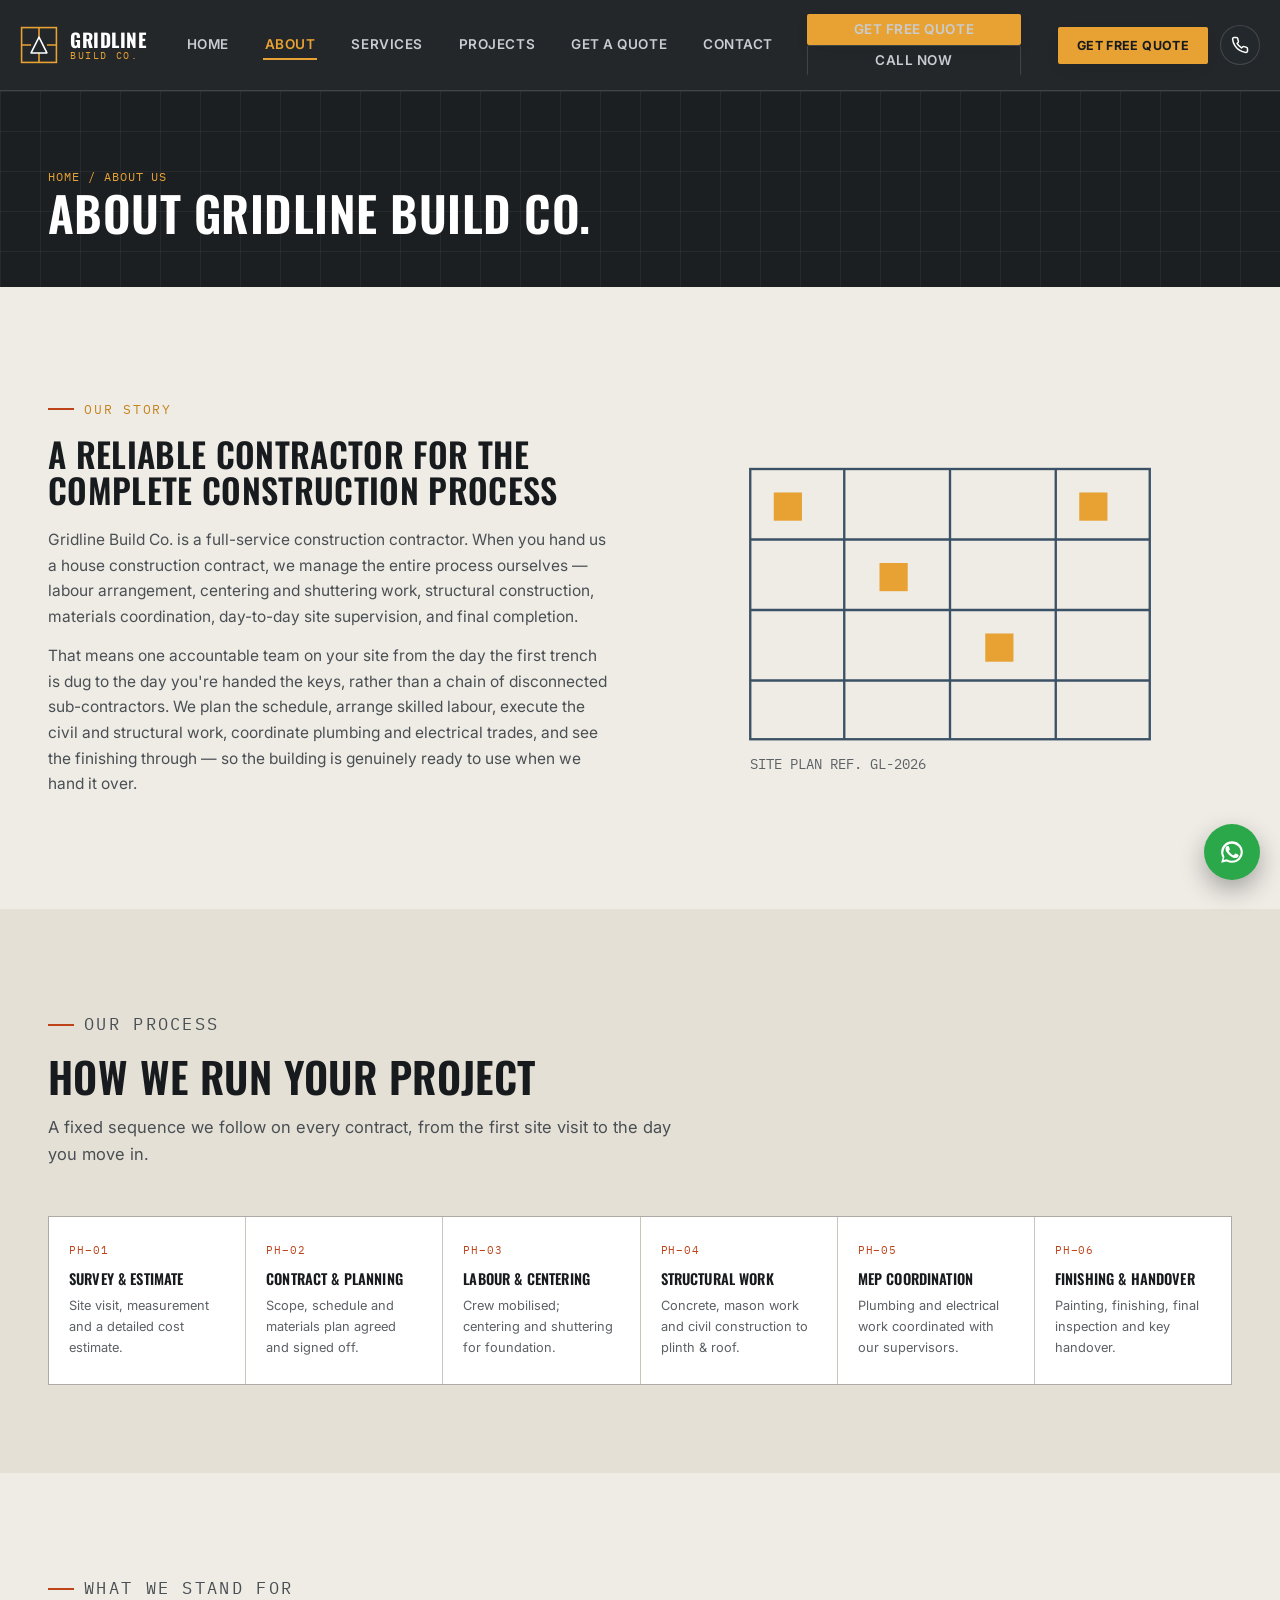
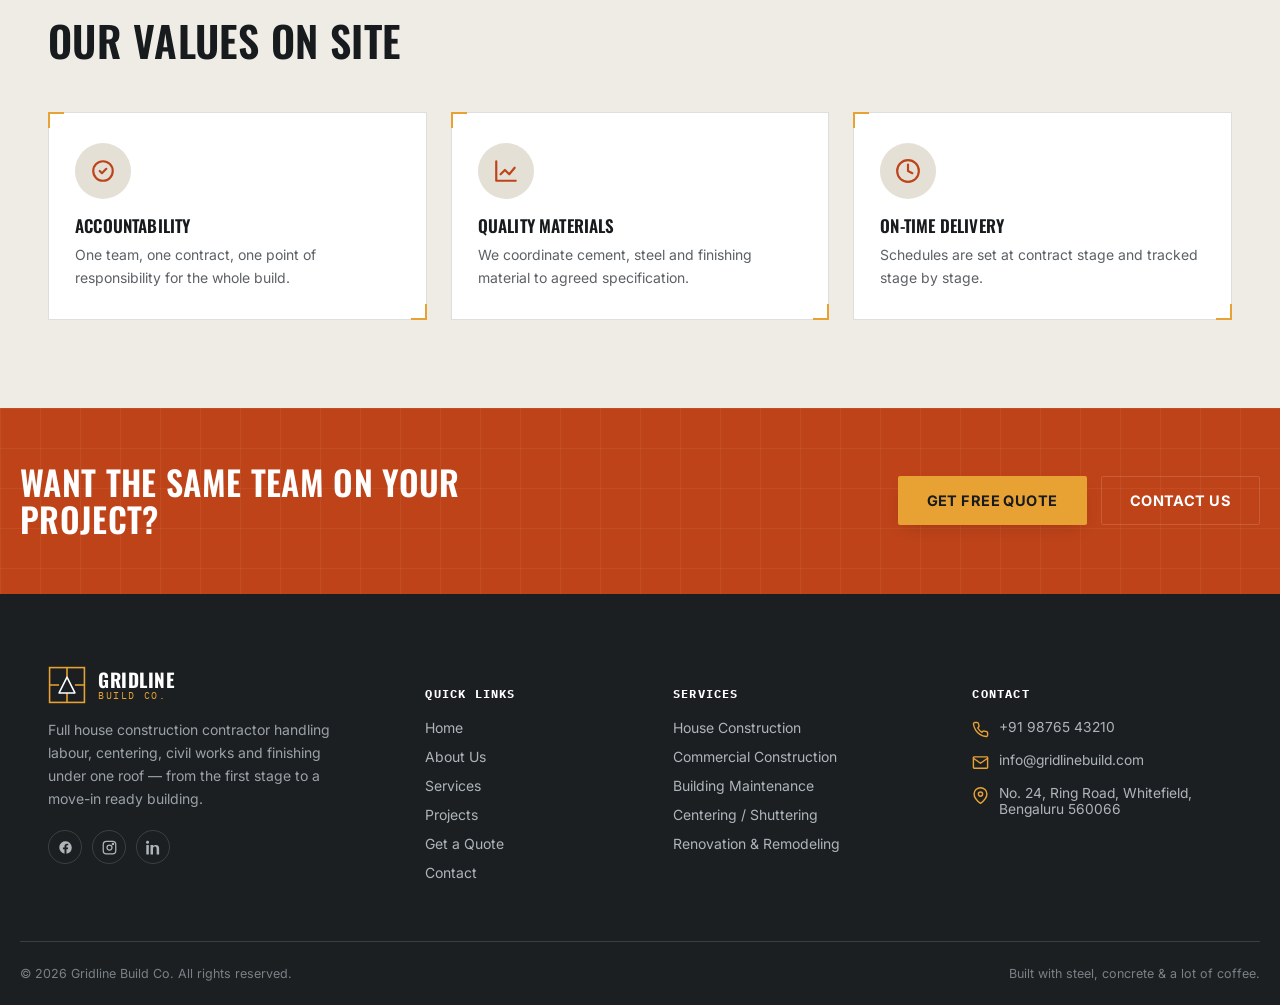
<file: gridline-build-co/about.html>
<!DOCTYPE html>
<html lang="en">
<head>
<meta charset="UTF-8">
<meta name="viewport" content="width=device-width, initial-scale=1.0">
<title>About Us | Gridline Build Co.</title>
<meta name="description" content="Gridline Build Co. is a reliable construction contractor managing the complete build process — labour, centering, structural work, materials coordination, supervision and handover.">
<meta name="keywords" content="house construction contractor, building construction company, civil construction works, centering shuttering works, mason work, labour supply, building maintenance">
<link rel="preconnect" href="https://fonts.googleapis.com">
<link rel="preconnect" href="https://fonts.gstatic.com" crossorigin>
<link href="https://fonts.googleapis.com/css2?family=Oswald:wght@500;600;700&family=Inter:wght@400;500;600;700;800&family=IBM+Plex+Mono:wght@400;500&display=swap" rel="stylesheet">
<link rel="icon" type="image/svg+xml" href="data:image/svg+xml,%3Csvg xmlns=%27http://www.w3.org/2000/svg%27 viewBox=%270 0 48 48%27%3E%3Crect width=%2748%27 height=%2748%27 fill=%27%231B1F22%27/%3E%3Cpath d=%27M14 34L24 14L34 34H14Z%27 fill=%27none%27 stroke=%27%23E8A233%27 stroke-width=%273%27 stroke-linejoin=%27round%27/%3E%3C/svg%3E">
<link rel="stylesheet" href="css/style.css">
</head>
<body>
<header class="site-header" id="siteHeader">
  <div class="wrap header-inner">
    <a href="index.html" class="logo" aria-label="Gridline Build Co. home">
      <svg class="logo-mark" viewBox="0 0 48 48" fill="none">
        <rect x="2" y="2" width="44" height="44" stroke="#E8A233" stroke-width="2"/>
        <path d="M2 24H14M24 2V14M46 24H34M24 46V34" stroke="#E8A233" stroke-width="2"/>
        <path d="M14 34L24 14L34 34H14Z" stroke="white" stroke-width="2" stroke-linejoin="round"/>
      </svg>
      <span class="logo-text"><b>Gridline</b><span>Build Co.</span></span>
    </a>

    <nav class="main-nav" id="mainNav">
      <a href="index.html">Home</a>
      <a class="active" href="about.html">About</a>
      <a href="services.html">Services</a>
      <a href="projects.html">Projects</a>
      <a href="quote.html">Get a Quote</a>
      <a href="contact.html">Contact</a>
      <div class="header-cta-mobile">
        <a href="quote.html" class="btn btn-amber btn-block">Get Free Quote</a>
        <a href="tel:+919876543210" class="btn btn-outline btn-block">Call Now</a>
      </div>
    </nav>

    <div class="header-cta">
      <a href="quote.html" class="btn btn-amber btn-sm">Get Free Quote</a>
      <a href="tel:+919876543210" class="icon-btn" aria-label="Call now">
        <svg viewBox="0 0 24 24" fill="none" stroke="currentColor" stroke-width="2" stroke-linecap="round" stroke-linejoin="round"><path d="M22 16.92v3a2 2 0 0 1-2.18 2 19.79 19.79 0 0 1-8.63-3.07 19.5 19.5 0 0 1-6-6 19.79 19.79 0 0 1-3.07-8.67A2 2 0 0 1 4.11 2h3a2 2 0 0 1 2 1.72c.127.96.361 1.903.7 2.81a2 2 0 0 1-.45 2.11L8.09 9.91a16 16 0 0 0 6 6l1.27-1.27a2 2 0 0 1 2.11-.45c.907.339 1.85.573 2.81.7A2 2 0 0 1 22 16.92z"/></svg>
      </a>
      <button class="hamburger" id="hamburgerBtn" aria-label="Toggle menu" aria-expanded="false">
        <svg viewBox="0 0 24 24" fill="none" stroke="currentColor" stroke-width="2" stroke-linecap="round"><path d="M3 6h18M3 12h18M3 18h18"/></svg>
      </button>
    </div>
  </div>
</header>

<main>
<section class="page-banner">
    <div class="blueprint-grid"></div>
    <div class="wrap" style="position:relative;z-index:2;">
      <p class="crumbs">Home / About Us</p>
      <h1>About Gridline Build Co.</h1>
    </div>
  </section>

  <section class="section">
    <div class="wrap two-col">
      <div class="reveal">
        <p class="eyebrow">Our story</p>
        <h2 style="font-size:clamp(24px,3.2vw,34px);text-transform:uppercase;">A reliable contractor for the complete construction process</h2>
        <p style="margin-top:18px;font-size:15.5px;color:#4A4F53;">Gridline Build Co. is a full-service construction contractor. When you hand us a house construction contract, we manage the entire process ourselves &mdash; labour arrangement, centering and shuttering work, structural construction, materials coordination, day-to-day site supervision, and final completion.</p>
        <p style="margin-top:14px;font-size:15.5px;color:#4A4F53;">That means one accountable team on your site from the day the first trench is dug to the day you're handed the keys, rather than a chain of disconnected sub-contractors. We plan the schedule, arrange skilled labour, execute the civil and structural work, coordinate plumbing and electrical trades, and see the finishing through &mdash; so the building is genuinely ready to use when we hand it over.</p>
      </div>
      <div class="reveal">
        <svg viewBox="0 0 480 380" fill="none">
          <rect x="0" y="0" width="480" height="380" fill="#EFECE6"/>
          <g stroke="#3B5166" stroke-width="2" fill="none">
            <rect x="70" y="80" width="340" height="230"/>
            <line x1="70" y1="140" x2="410" y2="140"/>
            <line x1="70" y1="200" x2="410" y2="200"/>
            <line x1="70" y1="260" x2="410" y2="260"/>
            <line x1="150" y1="80" x2="150" y2="310"/>
            <line x1="240" y1="80" x2="240" y2="310"/>
            <line x1="330" y1="80" x2="330" y2="310"/>
          </g>
          <g fill="#E8A233">
            <rect x="90" y="100" width="24" height="24"/>
            <rect x="180" y="160" width="24" height="24"/>
            <rect x="270" y="220" width="24" height="24"/>
            <rect x="350" y="100" width="24" height="24"/>
          </g>
          <text x="70" y="335" fill="#5C6166" font-family="IBM Plex Mono" font-size="12">SITE PLAN REF. GL-2026</text>
        </svg>
      </div>
    </div>
  </section>

  <section class="section" style="background:var(--concrete-2);">
    <div class="wrap">
      <div class="section-head reveal">
        <p class="eyebrow">Our process</p>
        <h2>How we run your project</h2>
        <p>A fixed sequence we follow on every contract, from the first site visit to the day you move in.</p>
      </div>
      <div class="process-strip reveal">
        <div class="process-step"><span class="plate-code">PH&ndash;01</span><h4>Survey &amp; Estimate</h4><p>Site visit, measurement and a detailed cost estimate.</p></div>
        <div class="process-step"><span class="plate-code">PH&ndash;02</span><h4>Contract &amp; Planning</h4><p>Scope, schedule and materials plan agreed and signed off.</p></div>
        <div class="process-step"><span class="plate-code">PH&ndash;03</span><h4>Labour &amp; Centering</h4><p>Crew mobilised; centering and shuttering for foundation.</p></div>
        <div class="process-step"><span class="plate-code">PH&ndash;04</span><h4>Structural Work</h4><p>Concrete, mason work and civil construction to plinth &amp; roof.</p></div>
        <div class="process-step"><span class="plate-code">PH&ndash;05</span><h4>MEP Coordination</h4><p>Plumbing and electrical work coordinated with our supervisors.</p></div>
        <div class="process-step"><span class="plate-code">PH&ndash;06</span><h4>Finishing &amp; Handover</h4><p>Painting, finishing, final inspection and key handover.</p></div>
      </div>
    </div>
  </section>

  <section class="section">
    <div class="wrap">
      <div class="section-head reveal">
        <p class="eyebrow">What we stand for</p>
        <h2>Our values on site</h2>
      </div>
      <div class="values-grid reveal">
        <div class="plate crop-marks">
          <div class="icon-tile"><svg viewBox="0 0 24 24" fill="none" stroke="currentColor" stroke-width="2" stroke-linecap="round" stroke-linejoin="round"><path d="M9 12l2 2 4-4M21 12a9 9 0 1 1-18 0 9 9 0 0 1 18 0z"/></svg></div>
          <h3 style="font-size:17px;text-transform:uppercase;margin-bottom:8px;">Accountability</h3>
          <p style="font-size:14px;color:#5C6166;">One team, one contract, one point of responsibility for the whole build.</p>
        </div>
        <div class="plate crop-marks">
          <div class="icon-tile"><svg viewBox="0 0 24 24" fill="none" stroke="currentColor" stroke-width="2" stroke-linecap="round" stroke-linejoin="round"><path d="M3 3v18h18"/><path d="M7 15l4-4 4 4 5-6"/></svg></div>
          <h3 style="font-size:17px;text-transform:uppercase;margin-bottom:8px;">Quality Materials</h3>
          <p style="font-size:14px;color:#5C6166;">We coordinate cement, steel and finishing material to agreed specification.</p>
        </div>
        <div class="plate crop-marks">
          <div class="icon-tile"><svg viewBox="0 0 24 24" fill="none" stroke="currentColor" stroke-width="2" stroke-linecap="round" stroke-linejoin="round"><circle cx="12" cy="12" r="10"/><polyline points="12 6 12 12 16 14"/></svg></div>
          <h3 style="font-size:17px;text-transform:uppercase;margin-bottom:8px;">On-Time Delivery</h3>
          <p style="font-size:14px;color:#5C6166;">Schedules are set at contract stage and tracked stage by stage.</p>
        </div>
      </div>
    </div>
  </section>

  <section class="cta-band">
    <div class="blueprint-grid"></div>
    <div class="wrap cta-band-inner">
      <h2>Want the same team on your project?</h2>
      <div class="cta-band-actions">
        <a href="quote.html" class="btn btn-amber">Get Free Quote</a>
        <a href="contact.html" class="btn btn-outline">Contact Us</a>
      </div>
    </div>
  </section>
</main>

<footer class="site-footer">
  <div class="wrap footer-grid">
    <div class="footer-col footer-about">
      <div class="logo">
        <svg class="logo-mark" viewBox="0 0 48 48" fill="none">
          <rect x="2" y="2" width="44" height="44" stroke="#E8A233" stroke-width="2"/>
          <path d="M2 24H14M24 2V14M46 24H34M24 46V34" stroke="#E8A233" stroke-width="2"/>
          <path d="M14 34L24 14L34 34H14Z" stroke="white" stroke-width="2" stroke-linejoin="round"/>
        </svg>
        <span class="logo-text"><b style="color:#fff;">Gridline</b><span>Build Co.</span></span>
      </div>
      <p>Full house construction contractor handling labour, centering, civil works and finishing under one roof &mdash; from the first stage to a move-in ready building.</p>
      <div class="social-row" style="margin-top:20px;">
        <a href="#" aria-label="Facebook"><svg viewBox="0 0 24 24" fill="currentColor"><path d="M22 12a10 10 0 1 0-11.6 9.9v-7H7.9V12h2.5V9.8c0-2.5 1.5-3.9 3.8-3.9 1.1 0 2.2.2 2.2.2v2.4h-1.3c-1.2 0-1.6.8-1.6 1.6V12h2.8l-.4 2.9h-2.4v7A10 10 0 0 0 22 12z"/></svg></a>
        <a href="#" aria-label="Instagram"><svg viewBox="0 0 24 24" fill="none" stroke="currentColor" stroke-width="2"><rect x="2" y="2" width="20" height="20" rx="5"/><circle cx="12" cy="12" r="4"/><circle cx="17.5" cy="6.5" r="1"/></svg></a>
        <a href="#" aria-label="LinkedIn"><svg viewBox="0 0 24 24" fill="currentColor"><path d="M4.98 3.5C4.98 4.9 3.9 6 2.5 6S0 4.9 0 3.5 1.1 1 2.5 1s2.48 1.1 2.48 2.5zM.5 8h4V23h-4V8zm7.5 0h3.8v2.05h.05c.53-1 1.83-2.05 3.77-2.05C19.7 8 21 10.15 21 13.6V23h-4v-8.1c0-1.93-.03-4.4-2.68-4.4-2.68 0-3.1 2.1-3.1 4.27V23h-4V8z"/></svg></a>
      </div>
    </div>
    <div class="footer-col">
      <h5>Quick Links</h5>
      <ul>
        <li><a href="index.html">Home</a></li>
        <li><a href="about.html">About Us</a></li>
        <li><a href="services.html">Services</a></li>
        <li><a href="projects.html">Projects</a></li>
        <li><a href="quote.html">Get a Quote</a></li>
        <li><a href="contact.html">Contact</a></li>
      </ul>
    </div>
    <div class="footer-col">
      <h5>Services</h5>
      <ul>
        <li><a href="services.html">House Construction</a></li>
        <li><a href="services.html">Commercial Construction</a></li>
        <li><a href="services.html">Building Maintenance</a></li>
        <li><a href="services.html">Centering / Shuttering</a></li>
        <li><a href="services.html">Renovation &amp; Remodeling</a></li>
      </ul>
    </div>
    <div class="footer-col">
      <h5>Contact</h5>
      <div class="footer-contact-item">
        <svg viewBox="0 0 24 24" fill="none" stroke="currentColor" stroke-width="2" stroke-linecap="round" stroke-linejoin="round"><path d="M22 16.92v3a2 2 0 0 1-2.18 2 19.79 19.79 0 0 1-8.63-3.07 19.5 19.5 0 0 1-6-6 19.79 19.79 0 0 1-3.07-8.67A2 2 0 0 1 4.11 2h3a2 2 0 0 1 2 1.72c.127.96.361 1.903.7 2.81a2 2 0 0 1-.45 2.11L8.09 9.91a16 16 0 0 0 6 6l1.27-1.27a2 2 0 0 1 2.11-.45c.907.339 1.85.573 2.81.7A2 2 0 0 1 22 16.92z"/></svg>
        <span>+91 98765 43210</span>
      </div>
      <div class="footer-contact-item">
        <svg viewBox="0 0 24 24" fill="none" stroke="currentColor" stroke-width="2" stroke-linecap="round" stroke-linejoin="round"><path d="M22 6l-10 7L2 6"/><rect x="2" y="4" width="20" height="16" rx="1"/></svg>
        <span>info@gridlinebuild.com</span>
      </div>
      <div class="footer-contact-item">
        <svg viewBox="0 0 24 24" fill="none" stroke="currentColor" stroke-width="2" stroke-linecap="round" stroke-linejoin="round"><path d="M21 10c0 7-9 13-9 13s-9-6-9-13a9 9 0 0 1 18 0z"/><circle cx="12" cy="10" r="3"/></svg>
        <span>No. 24, Ring Road, Whitefield, Bengaluru 560066</span>
      </div>
    </div>
  </div>
  <div class="wrap footer-bottom">
    <span>&copy; 2026 Gridline Build Co. All rights reserved.</span>
    <span>Built with steel, concrete &amp; a lot of coffee.</span>
  </div>
</footer>

<div class="float-stack">
  <a href="tel:+919876543210" class="float-btn call-float" aria-label="Call now">
    <svg viewBox="0 0 24 24" fill="none" stroke="currentColor" stroke-width="2" stroke-linecap="round" stroke-linejoin="round"><path d="M22 16.92v3a2 2 0 0 1-2.18 2 19.79 19.79 0 0 1-8.63-3.07 19.5 19.5 0 0 1-6-6 19.79 19.79 0 0 1-3.07-8.67A2 2 0 0 1 4.11 2h3a2 2 0 0 1 2 1.72c.127.96.361 1.903.7 2.81a2 2 0 0 1-.45 2.11L8.09 9.91a16 16 0 0 0 6 6l1.27-1.27a2 2 0 0 1 2.11-.45c.907.339 1.85.573 2.81.7A2 2 0 0 1 22 16.92z"/></svg>
  </a>
  <a href="https://wa.me/919876543210" target="_blank" rel="noopener" class="float-btn wa-btn" aria-label="Chat on WhatsApp">
    <svg viewBox="0 0 24 24" fill="currentColor"><path d="M17.472 14.382c-.297-.149-1.758-.867-2.03-.967-.273-.099-.471-.148-.67.15-.197.297-.767.966-.94 1.164-.173.199-.347.223-.644.075-.297-.15-1.255-.463-2.39-1.475-.883-.788-1.48-1.761-1.653-2.059-.173-.297-.018-.458.13-.606.134-.133.298-.347.446-.52.149-.174.198-.298.298-.497.099-.198.05-.372-.025-.521-.075-.148-.669-1.612-.916-2.207-.242-.579-.487-.5-.669-.51-.173-.008-.371-.01-.57-.01-.198 0-.52.074-.792.372-.272.297-1.04 1.016-1.04 2.479 0 1.462 1.065 2.875 1.213 3.074.149.198 2.096 3.2 5.077 4.487.709.306 1.262.489 1.694.625.712.227 1.36.195 1.871.118.571-.085 1.758-.719 2.006-1.413.248-.694.248-1.29.173-1.413-.074-.124-.272-.198-.57-.347z"/><path d="M12.001 2C6.478 2 2 6.478 2 12c0 1.85.5 3.585 1.377 5.078L2 22l5.052-1.327A9.947 9.947 0 0 0 12.001 22C17.523 22 22 17.523 22 12S17.523 2 12.001 2zm0 18.077a8.033 8.033 0 0 1-4.31-1.253l-.309-.184-3.19.836.85-3.115-.2-.319A8.032 8.032 0 1 1 20.03 12a8.038 8.038 0 0 1-8.03 8.077z"/></svg>
  </a>
</div>

<script src="js/script.js"></script>
</body>
</html>
</file>
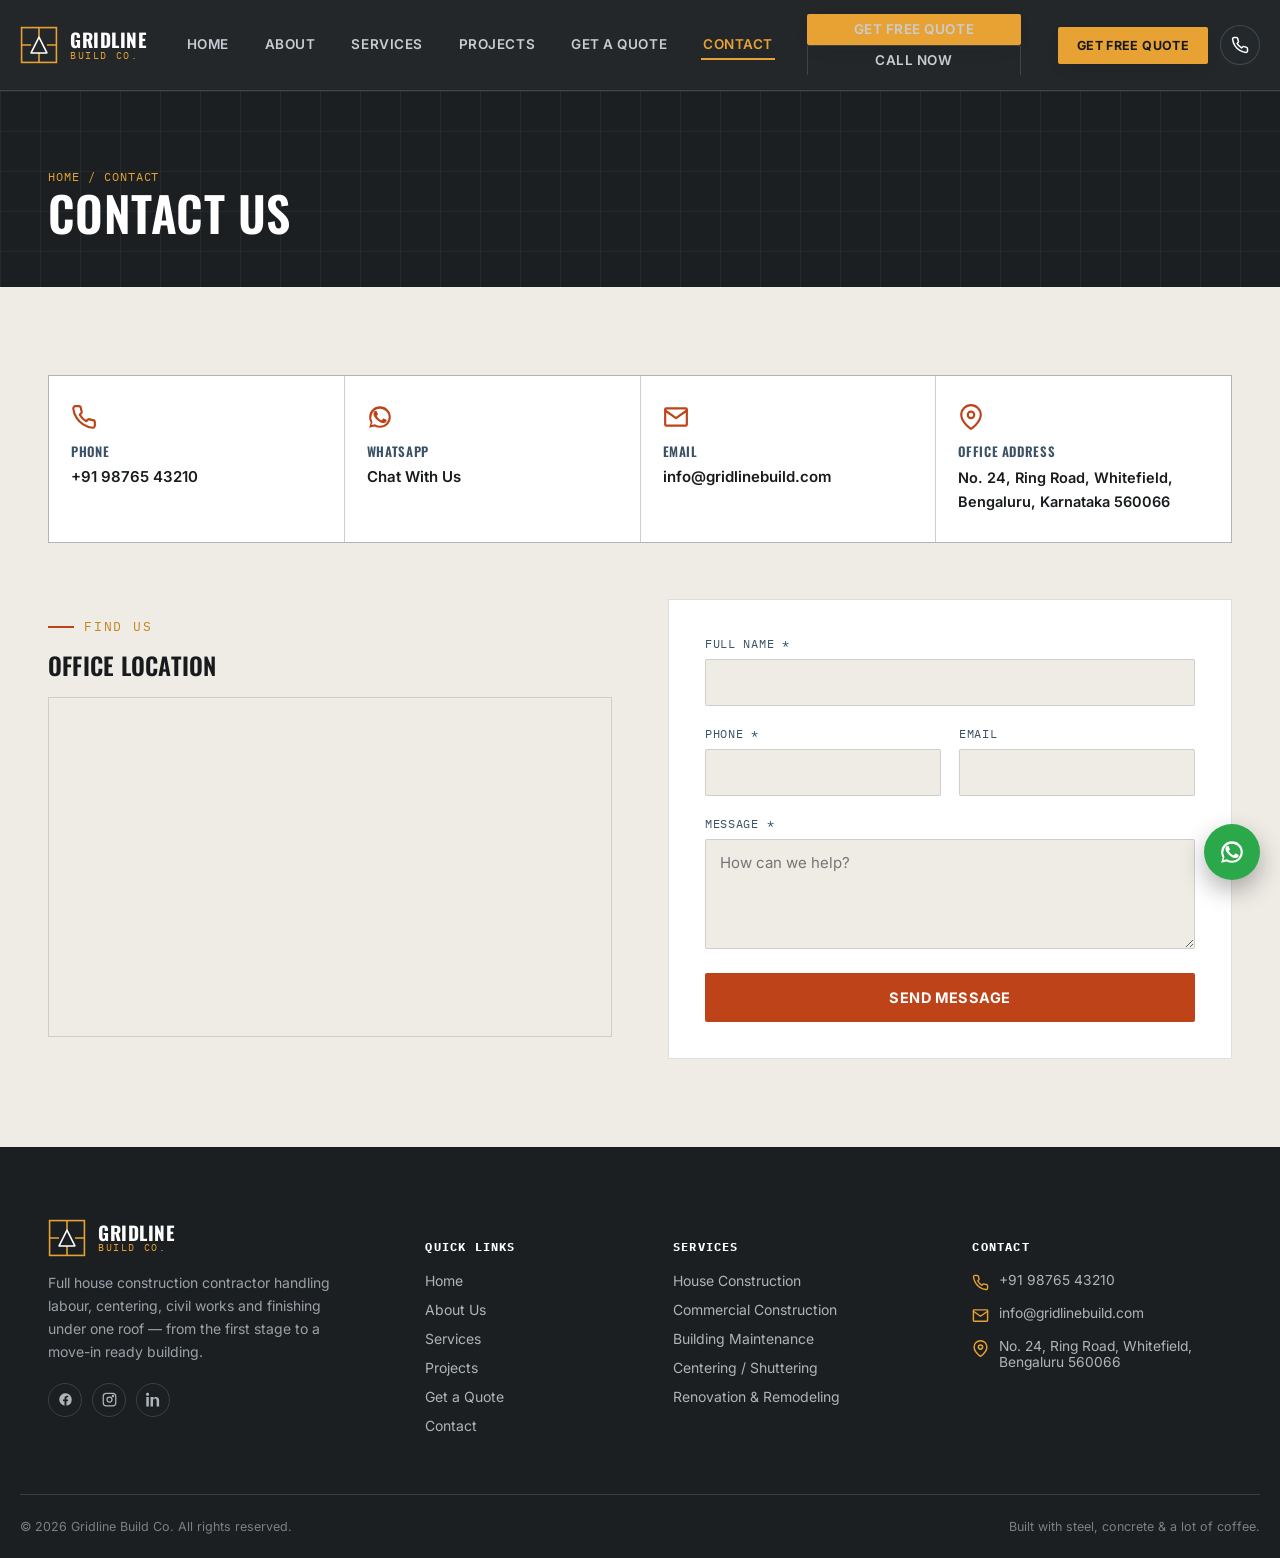
<file: gridline-build-co/contact.html>
<!DOCTYPE html>
<html lang="en">
<head>
<meta charset="UTF-8">
<meta name="viewport" content="width=device-width, initial-scale=1.0">
<title>Contact Us | Gridline Build Co.</title>
<meta name="description" content="Get in touch with Gridline Build Co. by phone, WhatsApp, email, or visit our office. Send us your project details using our contact form.">
<meta name="keywords" content="house construction contractor, building construction company, civil construction works, centering shuttering works, mason work, labour supply, building maintenance">
<link rel="preconnect" href="https://fonts.googleapis.com">
<link rel="preconnect" href="https://fonts.gstatic.com" crossorigin>
<link href="https://fonts.googleapis.com/css2?family=Oswald:wght@500;600;700&family=Inter:wght@400;500;600;700;800&family=IBM+Plex+Mono:wght@400;500&display=swap" rel="stylesheet">
<link rel="icon" type="image/svg+xml" href="data:image/svg+xml,%3Csvg xmlns=%27http://www.w3.org/2000/svg%27 viewBox=%270 0 48 48%27%3E%3Crect width=%2748%27 height=%2748%27 fill=%27%231B1F22%27/%3E%3Cpath d=%27M14 34L24 14L34 34H14Z%27 fill=%27none%27 stroke=%27%23E8A233%27 stroke-width=%273%27 stroke-linejoin=%27round%27/%3E%3C/svg%3E">
<link rel="stylesheet" href="css/style.css">
</head>
<body>
<header class="site-header" id="siteHeader">
  <div class="wrap header-inner">
    <a href="index.html" class="logo" aria-label="Gridline Build Co. home">
      <svg class="logo-mark" viewBox="0 0 48 48" fill="none">
        <rect x="2" y="2" width="44" height="44" stroke="#E8A233" stroke-width="2"/>
        <path d="M2 24H14M24 2V14M46 24H34M24 46V34" stroke="#E8A233" stroke-width="2"/>
        <path d="M14 34L24 14L34 34H14Z" stroke="white" stroke-width="2" stroke-linejoin="round"/>
      </svg>
      <span class="logo-text"><b>Gridline</b><span>Build Co.</span></span>
    </a>

    <nav class="main-nav" id="mainNav">
      <a href="index.html">Home</a>
      <a href="about.html">About</a>
      <a href="services.html">Services</a>
      <a href="projects.html">Projects</a>
      <a href="quote.html">Get a Quote</a>
      <a class="active" href="contact.html">Contact</a>
      <div class="header-cta-mobile">
        <a href="quote.html" class="btn btn-amber btn-block">Get Free Quote</a>
        <a href="tel:+919876543210" class="btn btn-outline btn-block">Call Now</a>
      </div>
    </nav>

    <div class="header-cta">
      <a href="quote.html" class="btn btn-amber btn-sm">Get Free Quote</a>
      <a href="tel:+919876543210" class="icon-btn" aria-label="Call now">
        <svg viewBox="0 0 24 24" fill="none" stroke="currentColor" stroke-width="2" stroke-linecap="round" stroke-linejoin="round"><path d="M22 16.92v3a2 2 0 0 1-2.18 2 19.79 19.79 0 0 1-8.63-3.07 19.5 19.5 0 0 1-6-6 19.79 19.79 0 0 1-3.07-8.67A2 2 0 0 1 4.11 2h3a2 2 0 0 1 2 1.72c.127.96.361 1.903.7 2.81a2 2 0 0 1-.45 2.11L8.09 9.91a16 16 0 0 0 6 6l1.27-1.27a2 2 0 0 1 2.11-.45c.907.339 1.85.573 2.81.7A2 2 0 0 1 22 16.92z"/></svg>
      </a>
      <button class="hamburger" id="hamburgerBtn" aria-label="Toggle menu" aria-expanded="false">
        <svg viewBox="0 0 24 24" fill="none" stroke="currentColor" stroke-width="2" stroke-linecap="round"><path d="M3 6h18M3 12h18M3 18h18"/></svg>
      </button>
    </div>
  </div>
</header>

<main>
<section class="page-banner">
    <div class="blueprint-grid"></div>
    <div class="wrap" style="position:relative;z-index:2;">
      <p class="crumbs">Home / Contact</p>
      <h1>Contact Us</h1>
    </div>
  </section>

  <section class="section">
    <div class="wrap">
      <div class="contact-grid reveal">
        <div class="contact-info-card">
          <svg viewBox="0 0 24 24" fill="none" stroke="currentColor" stroke-width="2" stroke-linecap="round" stroke-linejoin="round"><path d="M22 16.92v3a2 2 0 0 1-2.18 2 19.79 19.79 0 0 1-8.63-3.07 19.5 19.5 0 0 1-6-6 19.79 19.79 0 0 1-3.07-8.67A2 2 0 0 1 4.11 2h3a2 2 0 0 1 2 1.72c.127.96.361 1.903.7 2.81a2 2 0 0 1-.45 2.11L8.09 9.91a16 16 0 0 0 6 6l1.27-1.27a2 2 0 0 1 2.11-.45c.907.339 1.85.573 2.81.7A2 2 0 0 1 22 16.92z"/></svg>
          <h4>Phone</h4>
          <a href="tel:+919876543210">+91 98765 43210</a>
        </div>
        <div class="contact-info-card">
          <svg viewBox="0 0 24 24" fill="currentColor"><path d="M17.472 14.382c-.297-.149-1.758-.867-2.03-.967-.273-.099-.471-.148-.67.15-.197.297-.767.966-.94 1.164-.173.199-.347.223-.644.075-.297-.15-1.255-.463-2.39-1.475-.883-.788-1.48-1.761-1.653-2.059-.173-.297-.018-.458.13-.606.134-.133.298-.347.446-.52.149-.174.198-.298.298-.497.099-.198.05-.372-.025-.521-.075-.148-.669-1.612-.916-2.207-.242-.579-.487-.5-.669-.51-.173-.008-.371-.01-.57-.01-.198 0-.52.074-.792.372-.272.297-1.04 1.016-1.04 2.479 0 1.462 1.065 2.875 1.213 3.074.149.198 2.096 3.2 5.077 4.487.709.306 1.262.489 1.694.625.712.227 1.36.195 1.871.118.571-.085 1.758-.719 2.006-1.413.248-.694.248-1.29.173-1.413-.074-.124-.272-.198-.57-.347z"/><path d="M12.001 2C6.478 2 2 6.478 2 12c0 1.85.5 3.585 1.377 5.078L2 22l5.052-1.327A9.947 9.947 0 0 0 12.001 22C17.523 22 22 17.523 22 12S17.523 2 12.001 2zm0 18.077a8.033 8.033 0 0 1-4.31-1.253l-.309-.184-3.19.836.85-3.115-.2-.319A8.032 8.032 0 1 1 20.03 12a8.038 8.038 0 0 1-8.03 8.077z"/></svg>
          <h4>WhatsApp</h4>
          <a href="https://wa.me/919876543210" target="_blank" rel="noopener">Chat With Us</a>
        </div>
        <div class="contact-info-card">
          <svg viewBox="0 0 24 24" fill="none" stroke="currentColor" stroke-width="2" stroke-linecap="round" stroke-linejoin="round"><path d="M4 4h16v16H4z" opacity="0"/><path d="M22 6l-10 7L2 6"/><rect x="2" y="4" width="20" height="16" rx="1"/></svg>
          <h4>Email</h4>
          <a href="mailto:info@gridlinebuild.com">info@gridlinebuild.com</a>
        </div>
        <div class="contact-info-card">
          <svg viewBox="0 0 24 24" fill="none" stroke="currentColor" stroke-width="2" stroke-linecap="round" stroke-linejoin="round"><path d="M21 10c0 7-9 13-9 13s-9-6-9-13a9 9 0 0 1 18 0z"/><circle cx="12" cy="10" r="3"/></svg>
          <h4>Office Address</h4>
          <p style="font-weight:600;font-size:14.5px;">No. 24, Ring Road, Whitefield, Bengaluru, Karnataka 560066</p>
        </div>
      </div>

      <div class="two-col">
        <div class="reveal">
          <p class="eyebrow">Find us</p>
          <h2 style="font-size:24px;text-transform:uppercase;margin-bottom:18px;">Office location</h2>
          <iframe class="map-frame" loading="lazy" referrerpolicy="no-referrer-when-downgrade"
            src="https://www.google.com/maps?q=Whitefield,Bengaluru,Karnataka&output=embed"></iframe>
        </div>

        <div class="form-wrap reveal">
          <form id="contactForm" novalidate>
            <div class="field">
              <label for="c-name">Full Name *</label>
              <input type="text" id="c-name" name="name" required>
            </div>
            <div class="form-row">
              <div class="field">
                <label for="c-phone">Phone *</label>
                <input type="tel" id="c-phone" name="phone" required>
              </div>
              <div class="field">
                <label for="c-email">Email</label>
                <input type="email" id="c-email" name="email">
              </div>
            </div>
            <div class="field">
              <label for="c-msg">Message *</label>
              <textarea id="c-msg" name="message" required placeholder="How can we help?"></textarea>
            </div>
            <button type="submit" class="btn btn-rust btn-block">Send Message</button>
          </form>
          <div class="success-panel" id="contactSuccess">
            <div class="icon-tile"><svg viewBox="0 0 24 24" fill="none" stroke="currentColor" stroke-width="2" stroke-linecap="round" stroke-linejoin="round"><polyline points="20 6 9 17 4 12"/></svg></div>
            <h3>Message Sent</h3>
            <p>Thanks for reaching out &mdash; we'll get back to you shortly.</p>
          </div>
        </div>
      </div>
    </div>
  </section>
</main>

<footer class="site-footer">
  <div class="wrap footer-grid">
    <div class="footer-col footer-about">
      <div class="logo">
        <svg class="logo-mark" viewBox="0 0 48 48" fill="none">
          <rect x="2" y="2" width="44" height="44" stroke="#E8A233" stroke-width="2"/>
          <path d="M2 24H14M24 2V14M46 24H34M24 46V34" stroke="#E8A233" stroke-width="2"/>
          <path d="M14 34L24 14L34 34H14Z" stroke="white" stroke-width="2" stroke-linejoin="round"/>
        </svg>
        <span class="logo-text"><b style="color:#fff;">Gridline</b><span>Build Co.</span></span>
      </div>
      <p>Full house construction contractor handling labour, centering, civil works and finishing under one roof &mdash; from the first stage to a move-in ready building.</p>
      <div class="social-row" style="margin-top:20px;">
        <a href="#" aria-label="Facebook"><svg viewBox="0 0 24 24" fill="currentColor"><path d="M22 12a10 10 0 1 0-11.6 9.9v-7H7.9V12h2.5V9.8c0-2.5 1.5-3.9 3.8-3.9 1.1 0 2.2.2 2.2.2v2.4h-1.3c-1.2 0-1.6.8-1.6 1.6V12h2.8l-.4 2.9h-2.4v7A10 10 0 0 0 22 12z"/></svg></a>
        <a href="#" aria-label="Instagram"><svg viewBox="0 0 24 24" fill="none" stroke="currentColor" stroke-width="2"><rect x="2" y="2" width="20" height="20" rx="5"/><circle cx="12" cy="12" r="4"/><circle cx="17.5" cy="6.5" r="1"/></svg></a>
        <a href="#" aria-label="LinkedIn"><svg viewBox="0 0 24 24" fill="currentColor"><path d="M4.98 3.5C4.98 4.9 3.9 6 2.5 6S0 4.9 0 3.5 1.1 1 2.5 1s2.48 1.1 2.48 2.5zM.5 8h4V23h-4V8zm7.5 0h3.8v2.05h.05c.53-1 1.83-2.05 3.77-2.05C19.7 8 21 10.15 21 13.6V23h-4v-8.1c0-1.93-.03-4.4-2.68-4.4-2.68 0-3.1 2.1-3.1 4.27V23h-4V8z"/></svg></a>
      </div>
    </div>
    <div class="footer-col">
      <h5>Quick Links</h5>
      <ul>
        <li><a href="index.html">Home</a></li>
        <li><a href="about.html">About Us</a></li>
        <li><a href="services.html">Services</a></li>
        <li><a href="projects.html">Projects</a></li>
        <li><a href="quote.html">Get a Quote</a></li>
        <li><a href="contact.html">Contact</a></li>
      </ul>
    </div>
    <div class="footer-col">
      <h5>Services</h5>
      <ul>
        <li><a href="services.html">House Construction</a></li>
        <li><a href="services.html">Commercial Construction</a></li>
        <li><a href="services.html">Building Maintenance</a></li>
        <li><a href="services.html">Centering / Shuttering</a></li>
        <li><a href="services.html">Renovation &amp; Remodeling</a></li>
      </ul>
    </div>
    <div class="footer-col">
      <h5>Contact</h5>
      <div class="footer-contact-item">
        <svg viewBox="0 0 24 24" fill="none" stroke="currentColor" stroke-width="2" stroke-linecap="round" stroke-linejoin="round"><path d="M22 16.92v3a2 2 0 0 1-2.18 2 19.79 19.79 0 0 1-8.63-3.07 19.5 19.5 0 0 1-6-6 19.79 19.79 0 0 1-3.07-8.67A2 2 0 0 1 4.11 2h3a2 2 0 0 1 2 1.72c.127.96.361 1.903.7 2.81a2 2 0 0 1-.45 2.11L8.09 9.91a16 16 0 0 0 6 6l1.27-1.27a2 2 0 0 1 2.11-.45c.907.339 1.85.573 2.81.7A2 2 0 0 1 22 16.92z"/></svg>
        <span>+91 98765 43210</span>
      </div>
      <div class="footer-contact-item">
        <svg viewBox="0 0 24 24" fill="none" stroke="currentColor" stroke-width="2" stroke-linecap="round" stroke-linejoin="round"><path d="M22 6l-10 7L2 6"/><rect x="2" y="4" width="20" height="16" rx="1"/></svg>
        <span>info@gridlinebuild.com</span>
      </div>
      <div class="footer-contact-item">
        <svg viewBox="0 0 24 24" fill="none" stroke="currentColor" stroke-width="2" stroke-linecap="round" stroke-linejoin="round"><path d="M21 10c0 7-9 13-9 13s-9-6-9-13a9 9 0 0 1 18 0z"/><circle cx="12" cy="10" r="3"/></svg>
        <span>No. 24, Ring Road, Whitefield, Bengaluru 560066</span>
      </div>
    </div>
  </div>
  <div class="wrap footer-bottom">
    <span>&copy; 2026 Gridline Build Co. All rights reserved.</span>
    <span>Built with steel, concrete &amp; a lot of coffee.</span>
  </div>
</footer>

<div class="float-stack">
  <a href="tel:+919876543210" class="float-btn call-float" aria-label="Call now">
    <svg viewBox="0 0 24 24" fill="none" stroke="currentColor" stroke-width="2" stroke-linecap="round" stroke-linejoin="round"><path d="M22 16.92v3a2 2 0 0 1-2.18 2 19.79 19.79 0 0 1-8.63-3.07 19.5 19.5 0 0 1-6-6 19.79 19.79 0 0 1-3.07-8.67A2 2 0 0 1 4.11 2h3a2 2 0 0 1 2 1.72c.127.96.361 1.903.7 2.81a2 2 0 0 1-.45 2.11L8.09 9.91a16 16 0 0 0 6 6l1.27-1.27a2 2 0 0 1 2.11-.45c.907.339 1.85.573 2.81.7A2 2 0 0 1 22 16.92z"/></svg>
  </a>
  <a href="https://wa.me/919876543210" target="_blank" rel="noopener" class="float-btn wa-btn" aria-label="Chat on WhatsApp">
    <svg viewBox="0 0 24 24" fill="currentColor"><path d="M17.472 14.382c-.297-.149-1.758-.867-2.03-.967-.273-.099-.471-.148-.67.15-.197.297-.767.966-.94 1.164-.173.199-.347.223-.644.075-.297-.15-1.255-.463-2.39-1.475-.883-.788-1.48-1.761-1.653-2.059-.173-.297-.018-.458.13-.606.134-.133.298-.347.446-.52.149-.174.198-.298.298-.497.099-.198.05-.372-.025-.521-.075-.148-.669-1.612-.916-2.207-.242-.579-.487-.5-.669-.51-.173-.008-.371-.01-.57-.01-.198 0-.52.074-.792.372-.272.297-1.04 1.016-1.04 2.479 0 1.462 1.065 2.875 1.213 3.074.149.198 2.096 3.2 5.077 4.487.709.306 1.262.489 1.694.625.712.227 1.36.195 1.871.118.571-.085 1.758-.719 2.006-1.413.248-.694.248-1.29.173-1.413-.074-.124-.272-.198-.57-.347z"/><path d="M12.001 2C6.478 2 2 6.478 2 12c0 1.85.5 3.585 1.377 5.078L2 22l5.052-1.327A9.947 9.947 0 0 0 12.001 22C17.523 22 22 17.523 22 12S17.523 2 12.001 2zm0 18.077a8.033 8.033 0 0 1-4.31-1.253l-.309-.184-3.19.836.85-3.115-.2-.319A8.032 8.032 0 1 1 20.03 12a8.038 8.038 0 0 1-8.03 8.077z"/></svg>
  </a>
</div>

<script src="js/script.js"></script>
</body>
</html>
</file>
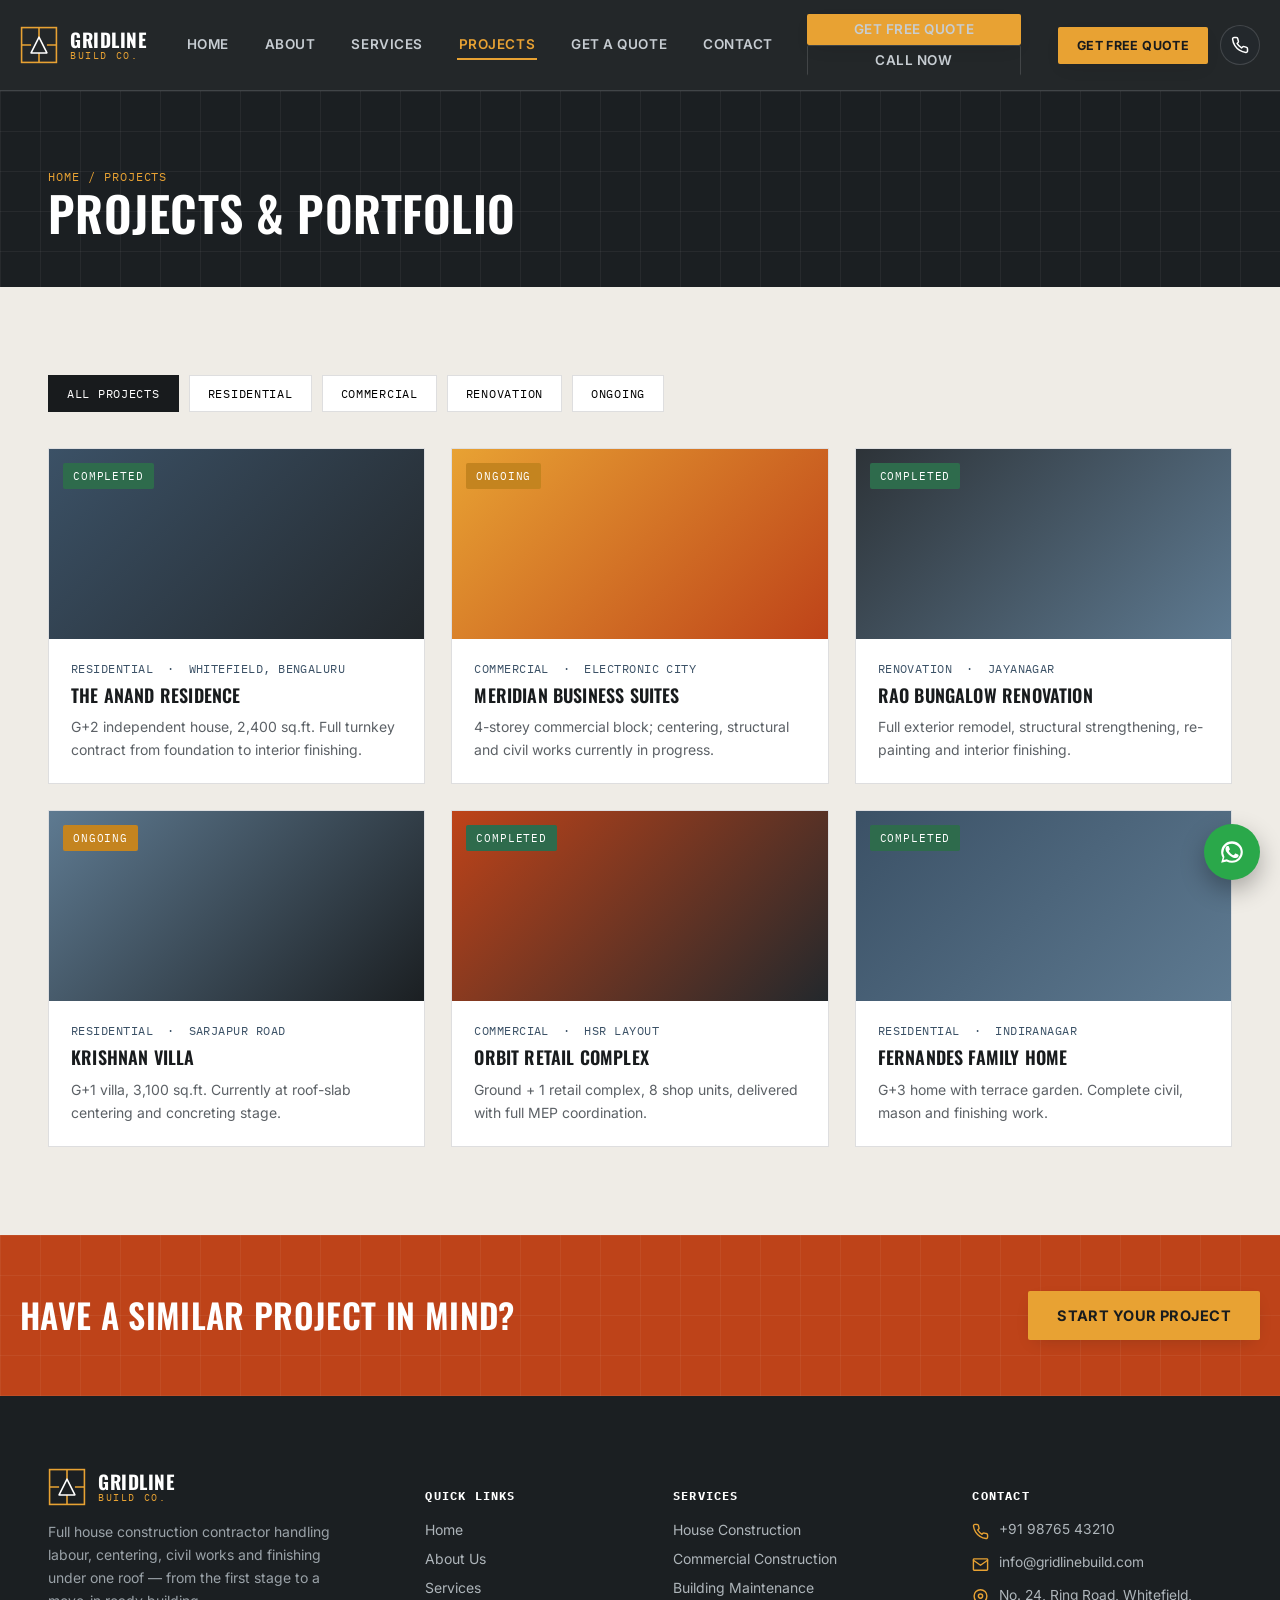
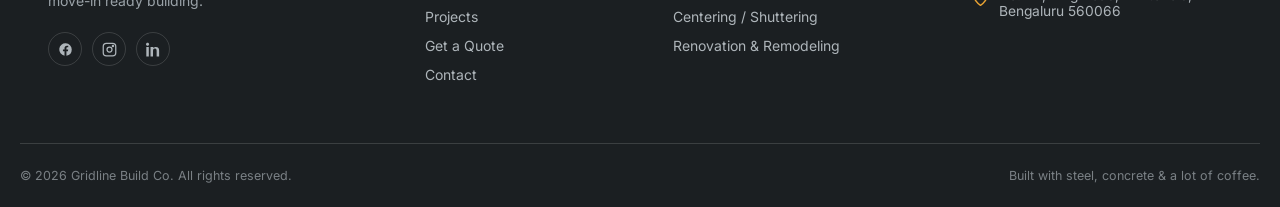
<file: gridline-build-co/projects.html>
<!DOCTYPE html>
<html lang="en">
<head>
<meta charset="UTF-8">
<meta name="viewport" content="width=device-width, initial-scale=1.0">
<title>Projects & Portfolio | Gridline Build Co.</title>
<meta name="description" content="Browse completed and ongoing residential, commercial and renovation projects delivered by Gridline Build Co.">
<meta name="keywords" content="house construction contractor, building construction company, civil construction works, centering shuttering works, mason work, labour supply, building maintenance">
<link rel="preconnect" href="https://fonts.googleapis.com">
<link rel="preconnect" href="https://fonts.gstatic.com" crossorigin>
<link href="https://fonts.googleapis.com/css2?family=Oswald:wght@500;600;700&family=Inter:wght@400;500;600;700;800&family=IBM+Plex+Mono:wght@400;500&display=swap" rel="stylesheet">
<link rel="icon" type="image/svg+xml" href="data:image/svg+xml,%3Csvg xmlns=%27http://www.w3.org/2000/svg%27 viewBox=%270 0 48 48%27%3E%3Crect width=%2748%27 height=%2748%27 fill=%27%231B1F22%27/%3E%3Cpath d=%27M14 34L24 14L34 34H14Z%27 fill=%27none%27 stroke=%27%23E8A233%27 stroke-width=%273%27 stroke-linejoin=%27round%27/%3E%3C/svg%3E">
<link rel="stylesheet" href="css/style.css">
</head>
<body>
<header class="site-header" id="siteHeader">
  <div class="wrap header-inner">
    <a href="index.html" class="logo" aria-label="Gridline Build Co. home">
      <svg class="logo-mark" viewBox="0 0 48 48" fill="none">
        <rect x="2" y="2" width="44" height="44" stroke="#E8A233" stroke-width="2"/>
        <path d="M2 24H14M24 2V14M46 24H34M24 46V34" stroke="#E8A233" stroke-width="2"/>
        <path d="M14 34L24 14L34 34H14Z" stroke="white" stroke-width="2" stroke-linejoin="round"/>
      </svg>
      <span class="logo-text"><b>Gridline</b><span>Build Co.</span></span>
    </a>

    <nav class="main-nav" id="mainNav">
      <a href="index.html">Home</a>
      <a href="about.html">About</a>
      <a href="services.html">Services</a>
      <a class="active" href="projects.html">Projects</a>
      <a href="quote.html">Get a Quote</a>
      <a href="contact.html">Contact</a>
      <div class="header-cta-mobile">
        <a href="quote.html" class="btn btn-amber btn-block">Get Free Quote</a>
        <a href="tel:+919876543210" class="btn btn-outline btn-block">Call Now</a>
      </div>
    </nav>

    <div class="header-cta">
      <a href="quote.html" class="btn btn-amber btn-sm">Get Free Quote</a>
      <a href="tel:+919876543210" class="icon-btn" aria-label="Call now">
        <svg viewBox="0 0 24 24" fill="none" stroke="currentColor" stroke-width="2" stroke-linecap="round" stroke-linejoin="round"><path d="M22 16.92v3a2 2 0 0 1-2.18 2 19.79 19.79 0 0 1-8.63-3.07 19.5 19.5 0 0 1-6-6 19.79 19.79 0 0 1-3.07-8.67A2 2 0 0 1 4.11 2h3a2 2 0 0 1 2 1.72c.127.96.361 1.903.7 2.81a2 2 0 0 1-.45 2.11L8.09 9.91a16 16 0 0 0 6 6l1.27-1.27a2 2 0 0 1 2.11-.45c.907.339 1.85.573 2.81.7A2 2 0 0 1 22 16.92z"/></svg>
      </a>
      <button class="hamburger" id="hamburgerBtn" aria-label="Toggle menu" aria-expanded="false">
        <svg viewBox="0 0 24 24" fill="none" stroke="currentColor" stroke-width="2" stroke-linecap="round"><path d="M3 6h18M3 12h18M3 18h18"/></svg>
      </button>
    </div>
  </div>
</header>

<main>
<section class="page-banner">
    <div class="blueprint-grid"></div>
    <div class="wrap" style="position:relative;z-index:2;">
      <p class="crumbs">Home / Projects</p>
      <h1>Projects &amp; Portfolio</h1>
    </div>
  </section>

  <section class="section">
    <div class="wrap">
      <div class="filter-row reveal">
        <button class="filter-btn active" data-filter="all">All Projects</button>
        <button class="filter-btn" data-filter="residential">Residential</button>
        <button class="filter-btn" data-filter="commercial">Commercial</button>
        <button class="filter-btn" data-filter="renovation">Renovation</button>
        <button class="filter-btn" data-filter="ongoing">Ongoing</button>
      </div>

      <div class="projects-grid reveal" id="projectsGrid">
        <div class="project-card" data-cat="residential completed">
          <div class="project-media" style="background:linear-gradient(135deg,#3B5166,#23282C);"><span class="status-chip status-completed">Completed</span></div>
          <div class="project-body">
            <div class="project-meta"><span>Residential</span><span>&middot;</span><span>Whitefield, Bengaluru</span></div>
            <h3>The Anand Residence</h3>
            <p>G+2 independent house, 2,400 sq.ft. Full turnkey contract from foundation to interior finishing.</p>
          </div>
        </div>
        <div class="project-card" data-cat="commercial ongoing">
          <div class="project-media" style="background:linear-gradient(135deg,#E8A233,#BE4319);"><span class="status-chip status-ongoing">Ongoing</span></div>
          <div class="project-body">
            <div class="project-meta"><span>Commercial</span><span>&middot;</span><span>Electronic City</span></div>
            <h3>Meridian Business Suites</h3>
            <p>4-storey commercial block; centering, structural and civil works currently in progress.</p>
          </div>
        </div>
        <div class="project-card" data-cat="renovation completed">
          <div class="project-media" style="background:linear-gradient(135deg,#2D3338,#5E7A91);"><span class="status-chip status-completed">Completed</span></div>
          <div class="project-body">
            <div class="project-meta"><span>Renovation</span><span>&middot;</span><span>Jayanagar</span></div>
            <h3>Rao Bungalow Renovation</h3>
            <p>Full exterior remodel, structural strengthening, re-painting and interior finishing.</p>
          </div>
        </div>
        <div class="project-card" data-cat="residential ongoing">
          <div class="project-media" style="background:linear-gradient(135deg,#5E7A91,#1B1F22);"><span class="status-chip status-ongoing">Ongoing</span></div>
          <div class="project-body">
            <div class="project-meta"><span>Residential</span><span>&middot;</span><span>Sarjapur Road</span></div>
            <h3>Krishnan Villa</h3>
            <p>G+1 villa, 3,100 sq.ft. Currently at roof-slab centering and concreting stage.</p>
          </div>
        </div>
        <div class="project-card" data-cat="commercial completed">
          <div class="project-media" style="background:linear-gradient(135deg,#BE4319,#23282C);"><span class="status-chip status-completed">Completed</span></div>
          <div class="project-body">
            <div class="project-meta"><span>Commercial</span><span>&middot;</span><span>HSR Layout</span></div>
            <h3>Orbit Retail Complex</h3>
            <p>Ground + 1 retail complex, 8 shop units, delivered with full MEP coordination.</p>
          </div>
        </div>
        <div class="project-card" data-cat="residential completed">
          <div class="project-media" style="background:linear-gradient(135deg,#3B5166,#5E7A91);"><span class="status-chip status-completed">Completed</span></div>
          <div class="project-body">
            <div class="project-meta"><span>Residential</span><span>&middot;</span><span>Indiranagar</span></div>
            <h3>Fernandes Family Home</h3>
            <p>G+3 home with terrace garden. Complete civil, mason and finishing work.</p>
          </div>
        </div>
      </div>
    </div>
  </section>

  <section class="cta-band">
    <div class="blueprint-grid"></div>
    <div class="wrap cta-band-inner">
      <h2>Have a similar project in mind?</h2>
      <div class="cta-band-actions">
        <a href="quote.html" class="btn btn-amber">Start Your Project</a>
      </div>
    </div>
  </section>
</main>

<footer class="site-footer">
  <div class="wrap footer-grid">
    <div class="footer-col footer-about">
      <div class="logo">
        <svg class="logo-mark" viewBox="0 0 48 48" fill="none">
          <rect x="2" y="2" width="44" height="44" stroke="#E8A233" stroke-width="2"/>
          <path d="M2 24H14M24 2V14M46 24H34M24 46V34" stroke="#E8A233" stroke-width="2"/>
          <path d="M14 34L24 14L34 34H14Z" stroke="white" stroke-width="2" stroke-linejoin="round"/>
        </svg>
        <span class="logo-text"><b style="color:#fff;">Gridline</b><span>Build Co.</span></span>
      </div>
      <p>Full house construction contractor handling labour, centering, civil works and finishing under one roof &mdash; from the first stage to a move-in ready building.</p>
      <div class="social-row" style="margin-top:20px;">
        <a href="#" aria-label="Facebook"><svg viewBox="0 0 24 24" fill="currentColor"><path d="M22 12a10 10 0 1 0-11.6 9.9v-7H7.9V12h2.5V9.8c0-2.5 1.5-3.9 3.8-3.9 1.1 0 2.2.2 2.2.2v2.4h-1.3c-1.2 0-1.6.8-1.6 1.6V12h2.8l-.4 2.9h-2.4v7A10 10 0 0 0 22 12z"/></svg></a>
        <a href="#" aria-label="Instagram"><svg viewBox="0 0 24 24" fill="none" stroke="currentColor" stroke-width="2"><rect x="2" y="2" width="20" height="20" rx="5"/><circle cx="12" cy="12" r="4"/><circle cx="17.5" cy="6.5" r="1"/></svg></a>
        <a href="#" aria-label="LinkedIn"><svg viewBox="0 0 24 24" fill="currentColor"><path d="M4.98 3.5C4.98 4.9 3.9 6 2.5 6S0 4.9 0 3.5 1.1 1 2.5 1s2.48 1.1 2.48 2.5zM.5 8h4V23h-4V8zm7.5 0h3.8v2.05h.05c.53-1 1.83-2.05 3.77-2.05C19.7 8 21 10.15 21 13.6V23h-4v-8.1c0-1.93-.03-4.4-2.68-4.4-2.68 0-3.1 2.1-3.1 4.27V23h-4V8z"/></svg></a>
      </div>
    </div>
    <div class="footer-col">
      <h5>Quick Links</h5>
      <ul>
        <li><a href="index.html">Home</a></li>
        <li><a href="about.html">About Us</a></li>
        <li><a href="services.html">Services</a></li>
        <li><a href="projects.html">Projects</a></li>
        <li><a href="quote.html">Get a Quote</a></li>
        <li><a href="contact.html">Contact</a></li>
      </ul>
    </div>
    <div class="footer-col">
      <h5>Services</h5>
      <ul>
        <li><a href="services.html">House Construction</a></li>
        <li><a href="services.html">Commercial Construction</a></li>
        <li><a href="services.html">Building Maintenance</a></li>
        <li><a href="services.html">Centering / Shuttering</a></li>
        <li><a href="services.html">Renovation &amp; Remodeling</a></li>
      </ul>
    </div>
    <div class="footer-col">
      <h5>Contact</h5>
      <div class="footer-contact-item">
        <svg viewBox="0 0 24 24" fill="none" stroke="currentColor" stroke-width="2" stroke-linecap="round" stroke-linejoin="round"><path d="M22 16.92v3a2 2 0 0 1-2.18 2 19.79 19.79 0 0 1-8.63-3.07 19.5 19.5 0 0 1-6-6 19.79 19.79 0 0 1-3.07-8.67A2 2 0 0 1 4.11 2h3a2 2 0 0 1 2 1.72c.127.96.361 1.903.7 2.81a2 2 0 0 1-.45 2.11L8.09 9.91a16 16 0 0 0 6 6l1.27-1.27a2 2 0 0 1 2.11-.45c.907.339 1.85.573 2.81.7A2 2 0 0 1 22 16.92z"/></svg>
        <span>+91 98765 43210</span>
      </div>
      <div class="footer-contact-item">
        <svg viewBox="0 0 24 24" fill="none" stroke="currentColor" stroke-width="2" stroke-linecap="round" stroke-linejoin="round"><path d="M22 6l-10 7L2 6"/><rect x="2" y="4" width="20" height="16" rx="1"/></svg>
        <span>info@gridlinebuild.com</span>
      </div>
      <div class="footer-contact-item">
        <svg viewBox="0 0 24 24" fill="none" stroke="currentColor" stroke-width="2" stroke-linecap="round" stroke-linejoin="round"><path d="M21 10c0 7-9 13-9 13s-9-6-9-13a9 9 0 0 1 18 0z"/><circle cx="12" cy="10" r="3"/></svg>
        <span>No. 24, Ring Road, Whitefield, Bengaluru 560066</span>
      </div>
    </div>
  </div>
  <div class="wrap footer-bottom">
    <span>&copy; 2026 Gridline Build Co. All rights reserved.</span>
    <span>Built with steel, concrete &amp; a lot of coffee.</span>
  </div>
</footer>

<div class="float-stack">
  <a href="tel:+919876543210" class="float-btn call-float" aria-label="Call now">
    <svg viewBox="0 0 24 24" fill="none" stroke="currentColor" stroke-width="2" stroke-linecap="round" stroke-linejoin="round"><path d="M22 16.92v3a2 2 0 0 1-2.18 2 19.79 19.79 0 0 1-8.63-3.07 19.5 19.5 0 0 1-6-6 19.79 19.79 0 0 1-3.07-8.67A2 2 0 0 1 4.11 2h3a2 2 0 0 1 2 1.72c.127.96.361 1.903.7 2.81a2 2 0 0 1-.45 2.11L8.09 9.91a16 16 0 0 0 6 6l1.27-1.27a2 2 0 0 1 2.11-.45c.907.339 1.85.573 2.81.7A2 2 0 0 1 22 16.92z"/></svg>
  </a>
  <a href="https://wa.me/919876543210" target="_blank" rel="noopener" class="float-btn wa-btn" aria-label="Chat on WhatsApp">
    <svg viewBox="0 0 24 24" fill="currentColor"><path d="M17.472 14.382c-.297-.149-1.758-.867-2.03-.967-.273-.099-.471-.148-.67.15-.197.297-.767.966-.94 1.164-.173.199-.347.223-.644.075-.297-.15-1.255-.463-2.39-1.475-.883-.788-1.48-1.761-1.653-2.059-.173-.297-.018-.458.13-.606.134-.133.298-.347.446-.52.149-.174.198-.298.298-.497.099-.198.05-.372-.025-.521-.075-.148-.669-1.612-.916-2.207-.242-.579-.487-.5-.669-.51-.173-.008-.371-.01-.57-.01-.198 0-.52.074-.792.372-.272.297-1.04 1.016-1.04 2.479 0 1.462 1.065 2.875 1.213 3.074.149.198 2.096 3.2 5.077 4.487.709.306 1.262.489 1.694.625.712.227 1.36.195 1.871.118.571-.085 1.758-.719 2.006-1.413.248-.694.248-1.29.173-1.413-.074-.124-.272-.198-.57-.347z"/><path d="M12.001 2C6.478 2 2 6.478 2 12c0 1.85.5 3.585 1.377 5.078L2 22l5.052-1.327A9.947 9.947 0 0 0 12.001 22C17.523 22 22 17.523 22 12S17.523 2 12.001 2zm0 18.077a8.033 8.033 0 0 1-4.31-1.253l-.309-.184-3.19.836.85-3.115-.2-.319A8.032 8.032 0 1 1 20.03 12a8.038 8.038 0 0 1-8.03 8.077z"/></svg>
  </a>
</div>

<script src="js/script.js"></script>
</body>
</html>
</file>
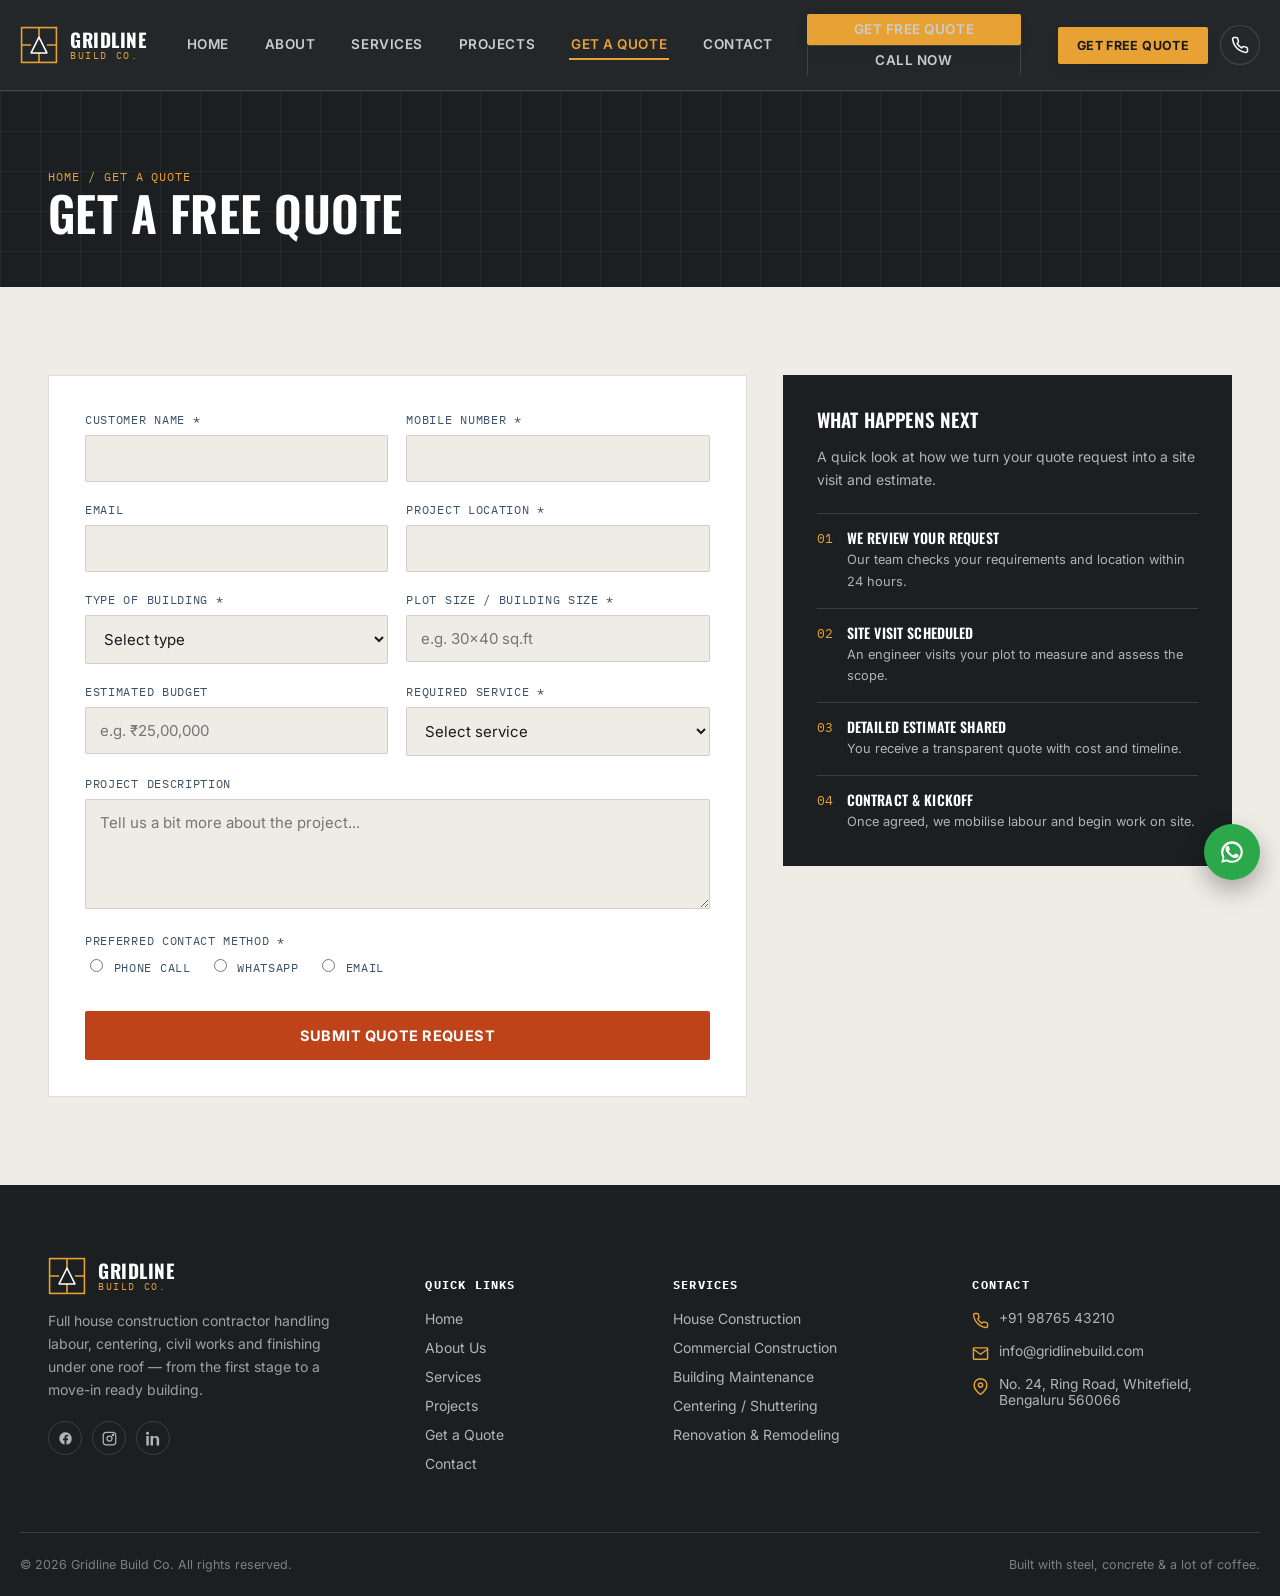
<file: gridline-build-co/quote.html>
<!DOCTYPE html>
<html lang="en">
<head>
<meta charset="UTF-8">
<meta name="viewport" content="width=device-width, initial-scale=1.0">
<title>Get a Free Quote | Gridline Build Co.</title>
<meta name="description" content="Request a free, no-obligation construction quote from Gridline Build Co. Tell us about your project and we will get back to you within 24 hours.">
<meta name="keywords" content="house construction contractor, building construction company, civil construction works, centering shuttering works, mason work, labour supply, building maintenance">
<link rel="preconnect" href="https://fonts.googleapis.com">
<link rel="preconnect" href="https://fonts.gstatic.com" crossorigin>
<link href="https://fonts.googleapis.com/css2?family=Oswald:wght@500;600;700&family=Inter:wght@400;500;600;700;800&family=IBM+Plex+Mono:wght@400;500&display=swap" rel="stylesheet">
<link rel="icon" type="image/svg+xml" href="data:image/svg+xml,%3Csvg xmlns=%27http://www.w3.org/2000/svg%27 viewBox=%270 0 48 48%27%3E%3Crect width=%2748%27 height=%2748%27 fill=%27%231B1F22%27/%3E%3Cpath d=%27M14 34L24 14L34 34H14Z%27 fill=%27none%27 stroke=%27%23E8A233%27 stroke-width=%273%27 stroke-linejoin=%27round%27/%3E%3C/svg%3E">
<link rel="stylesheet" href="css/style.css">
</head>
<body>
<header class="site-header" id="siteHeader">
  <div class="wrap header-inner">
    <a href="index.html" class="logo" aria-label="Gridline Build Co. home">
      <svg class="logo-mark" viewBox="0 0 48 48" fill="none">
        <rect x="2" y="2" width="44" height="44" stroke="#E8A233" stroke-width="2"/>
        <path d="M2 24H14M24 2V14M46 24H34M24 46V34" stroke="#E8A233" stroke-width="2"/>
        <path d="M14 34L24 14L34 34H14Z" stroke="white" stroke-width="2" stroke-linejoin="round"/>
      </svg>
      <span class="logo-text"><b>Gridline</b><span>Build Co.</span></span>
    </a>

    <nav class="main-nav" id="mainNav">
      <a href="index.html">Home</a>
      <a href="about.html">About</a>
      <a href="services.html">Services</a>
      <a href="projects.html">Projects</a>
      <a class="active" href="quote.html">Get a Quote</a>
      <a href="contact.html">Contact</a>
      <div class="header-cta-mobile">
        <a href="quote.html" class="btn btn-amber btn-block">Get Free Quote</a>
        <a href="tel:+919876543210" class="btn btn-outline btn-block">Call Now</a>
      </div>
    </nav>

    <div class="header-cta">
      <a href="quote.html" class="btn btn-amber btn-sm">Get Free Quote</a>
      <a href="tel:+919876543210" class="icon-btn" aria-label="Call now">
        <svg viewBox="0 0 24 24" fill="none" stroke="currentColor" stroke-width="2" stroke-linecap="round" stroke-linejoin="round"><path d="M22 16.92v3a2 2 0 0 1-2.18 2 19.79 19.79 0 0 1-8.63-3.07 19.5 19.5 0 0 1-6-6 19.79 19.79 0 0 1-3.07-8.67A2 2 0 0 1 4.11 2h3a2 2 0 0 1 2 1.72c.127.96.361 1.903.7 2.81a2 2 0 0 1-.45 2.11L8.09 9.91a16 16 0 0 0 6 6l1.27-1.27a2 2 0 0 1 2.11-.45c.907.339 1.85.573 2.81.7A2 2 0 0 1 22 16.92z"/></svg>
      </a>
      <button class="hamburger" id="hamburgerBtn" aria-label="Toggle menu" aria-expanded="false">
        <svg viewBox="0 0 24 24" fill="none" stroke="currentColor" stroke-width="2" stroke-linecap="round"><path d="M3 6h18M3 12h18M3 18h18"/></svg>
      </button>
    </div>
  </div>
</header>

<main>
<section class="page-banner">
    <div class="blueprint-grid"></div>
    <div class="wrap" style="position:relative;z-index:2;">
      <p class="crumbs">Home / Get a Quote</p>
      <h1>Get a Free Quote</h1>
    </div>
  </section>

  <section class="section">
    <div class="wrap quote-layout">
      <div class="form-wrap reveal">
        <form id="quoteForm" novalidate>
          <div class="form-row">
            <div class="field">
              <label for="q-name">Customer Name *</label>
              <input type="text" id="q-name" name="name" required>
            </div>
            <div class="field">
              <label for="q-mobile">Mobile Number *</label>
              <input type="tel" id="q-mobile" name="mobile" required>
            </div>
          </div>
          <div class="form-row">
            <div class="field">
              <label for="q-email">Email</label>
              <input type="email" id="q-email" name="email">
            </div>
            <div class="field">
              <label for="q-location">Project Location *</label>
              <input type="text" id="q-location" name="location" required>
            </div>
          </div>
          <div class="form-row">
            <div class="field">
              <label for="q-type">Type of Building *</label>
              <select id="q-type" name="buildingType" required>
                <option value="">Select type</option>
                <option>Residential House</option>
                <option>Apartment / Multi-unit</option>
                <option>Commercial Building</option>
                <option>Renovation / Remodel</option>
                <option>Other</option>
              </select>
            </div>
            <div class="field">
              <label for="q-size">Plot Size / Building Size *</label>
              <input type="text" id="q-size" name="size" placeholder="e.g. 30x40 sq.ft" required>
            </div>
          </div>
          <div class="form-row">
            <div class="field">
              <label for="q-budget">Estimated Budget</label>
              <input type="text" id="q-budget" name="budget" placeholder="e.g. ₹25,00,000">
            </div>
            <div class="field">
              <label for="q-service">Required Service *</label>
              <select id="q-service" name="service" required>
                <option value="">Select service</option>
                <option>Complete House Construction</option>
                <option>Residential Building Construction</option>
                <option>Commercial Building Construction</option>
                <option>Building Maintenance</option>
                <option>Civil Construction Works</option>
                <option>Centering / Shuttering Works</option>
                <option>Labour Supply &amp; Management</option>
                <option>Mason Work</option>
                <option>Concrete Work</option>
                <option>Plumbing Coordination</option>
                <option>Electrical Work Coordination</option>
                <option>Painting &amp; Finishing Work</option>
                <option>Renovation &amp; Remodeling</option>
                <option>Interior &amp; Exterior Maintenance</option>
              </select>
            </div>
          </div>
          <div class="form-row full">
            <div class="field">
              <label for="q-desc">Project Description</label>
              <textarea id="q-desc" name="description" placeholder="Tell us a bit more about the project..."></textarea>
            </div>
          </div>
          <div class="field">
            <label>Preferred Contact Method *</label>
            <div class="radio-row">
              <label class="radio-opt"><input type="radio" name="contactMethod" value="Phone Call" required> Phone Call</label>
              <label class="radio-opt"><input type="radio" name="contactMethod" value="WhatsApp"> WhatsApp</label>
              <label class="radio-opt"><input type="radio" name="contactMethod" value="Email"> Email</label>
            </div>
          </div>
          <button type="submit" class="btn btn-rust btn-block" style="margin-top:8px;">Submit Quote Request</button>
        </form>

        <div class="success-panel" id="quoteSuccess">
          <div class="icon-tile"><svg viewBox="0 0 24 24" fill="none" stroke="currentColor" stroke-width="2" stroke-linecap="round" stroke-linejoin="round"><polyline points="20 6 9 17 4 12"/></svg></div>
          <h3>Quote Request Received</h3>
          <p>Thank you. Our team will review your project details and contact you within 24 hours using your preferred contact method.</p>
        </div>
      </div>

      <div class="side-plate reveal">
        <h3>What happens next</h3>
        <p>A quick look at how we turn your quote request into a site visit and estimate.</p>
        <div class="side-step">
          <span class="num">01</span>
          <div><h4>We review your request</h4><p>Our team checks your requirements and location within 24 hours.</p></div>
        </div>
        <div class="side-step">
          <span class="num">02</span>
          <div><h4>Site visit scheduled</h4><p>An engineer visits your plot to measure and assess the scope.</p></div>
        </div>
        <div class="side-step">
          <span class="num">03</span>
          <div><h4>Detailed estimate shared</h4><p>You receive a transparent quote with cost and timeline.</p></div>
        </div>
        <div class="side-step">
          <span class="num">04</span>
          <div><h4>Contract &amp; kickoff</h4><p>Once agreed, we mobilise labour and begin work on site.</p></div>
        </div>
      </div>
    </div>
  </section>
</main>

<footer class="site-footer">
  <div class="wrap footer-grid">
    <div class="footer-col footer-about">
      <div class="logo">
        <svg class="logo-mark" viewBox="0 0 48 48" fill="none">
          <rect x="2" y="2" width="44" height="44" stroke="#E8A233" stroke-width="2"/>
          <path d="M2 24H14M24 2V14M46 24H34M24 46V34" stroke="#E8A233" stroke-width="2"/>
          <path d="M14 34L24 14L34 34H14Z" stroke="white" stroke-width="2" stroke-linejoin="round"/>
        </svg>
        <span class="logo-text"><b style="color:#fff;">Gridline</b><span>Build Co.</span></span>
      </div>
      <p>Full house construction contractor handling labour, centering, civil works and finishing under one roof &mdash; from the first stage to a move-in ready building.</p>
      <div class="social-row" style="margin-top:20px;">
        <a href="#" aria-label="Facebook"><svg viewBox="0 0 24 24" fill="currentColor"><path d="M22 12a10 10 0 1 0-11.6 9.9v-7H7.9V12h2.5V9.8c0-2.5 1.5-3.9 3.8-3.9 1.1 0 2.2.2 2.2.2v2.4h-1.3c-1.2 0-1.6.8-1.6 1.6V12h2.8l-.4 2.9h-2.4v7A10 10 0 0 0 22 12z"/></svg></a>
        <a href="#" aria-label="Instagram"><svg viewBox="0 0 24 24" fill="none" stroke="currentColor" stroke-width="2"><rect x="2" y="2" width="20" height="20" rx="5"/><circle cx="12" cy="12" r="4"/><circle cx="17.5" cy="6.5" r="1"/></svg></a>
        <a href="#" aria-label="LinkedIn"><svg viewBox="0 0 24 24" fill="currentColor"><path d="M4.98 3.5C4.98 4.9 3.9 6 2.5 6S0 4.9 0 3.5 1.1 1 2.5 1s2.48 1.1 2.48 2.5zM.5 8h4V23h-4V8zm7.5 0h3.8v2.05h.05c.53-1 1.83-2.05 3.77-2.05C19.7 8 21 10.15 21 13.6V23h-4v-8.1c0-1.93-.03-4.4-2.68-4.4-2.68 0-3.1 2.1-3.1 4.27V23h-4V8z"/></svg></a>
      </div>
    </div>
    <div class="footer-col">
      <h5>Quick Links</h5>
      <ul>
        <li><a href="index.html">Home</a></li>
        <li><a href="about.html">About Us</a></li>
        <li><a href="services.html">Services</a></li>
        <li><a href="projects.html">Projects</a></li>
        <li><a href="quote.html">Get a Quote</a></li>
        <li><a href="contact.html">Contact</a></li>
      </ul>
    </div>
    <div class="footer-col">
      <h5>Services</h5>
      <ul>
        <li><a href="services.html">House Construction</a></li>
        <li><a href="services.html">Commercial Construction</a></li>
        <li><a href="services.html">Building Maintenance</a></li>
        <li><a href="services.html">Centering / Shuttering</a></li>
        <li><a href="services.html">Renovation &amp; Remodeling</a></li>
      </ul>
    </div>
    <div class="footer-col">
      <h5>Contact</h5>
      <div class="footer-contact-item">
        <svg viewBox="0 0 24 24" fill="none" stroke="currentColor" stroke-width="2" stroke-linecap="round" stroke-linejoin="round"><path d="M22 16.92v3a2 2 0 0 1-2.18 2 19.79 19.79 0 0 1-8.63-3.07 19.5 19.5 0 0 1-6-6 19.79 19.79 0 0 1-3.07-8.67A2 2 0 0 1 4.11 2h3a2 2 0 0 1 2 1.72c.127.96.361 1.903.7 2.81a2 2 0 0 1-.45 2.11L8.09 9.91a16 16 0 0 0 6 6l1.27-1.27a2 2 0 0 1 2.11-.45c.907.339 1.85.573 2.81.7A2 2 0 0 1 22 16.92z"/></svg>
        <span>+91 98765 43210</span>
      </div>
      <div class="footer-contact-item">
        <svg viewBox="0 0 24 24" fill="none" stroke="currentColor" stroke-width="2" stroke-linecap="round" stroke-linejoin="round"><path d="M22 6l-10 7L2 6"/><rect x="2" y="4" width="20" height="16" rx="1"/></svg>
        <span>info@gridlinebuild.com</span>
      </div>
      <div class="footer-contact-item">
        <svg viewBox="0 0 24 24" fill="none" stroke="currentColor" stroke-width="2" stroke-linecap="round" stroke-linejoin="round"><path d="M21 10c0 7-9 13-9 13s-9-6-9-13a9 9 0 0 1 18 0z"/><circle cx="12" cy="10" r="3"/></svg>
        <span>No. 24, Ring Road, Whitefield, Bengaluru 560066</span>
      </div>
    </div>
  </div>
  <div class="wrap footer-bottom">
    <span>&copy; 2026 Gridline Build Co. All rights reserved.</span>
    <span>Built with steel, concrete &amp; a lot of coffee.</span>
  </div>
</footer>

<div class="float-stack">
  <a href="tel:+919876543210" class="float-btn call-float" aria-label="Call now">
    <svg viewBox="0 0 24 24" fill="none" stroke="currentColor" stroke-width="2" stroke-linecap="round" stroke-linejoin="round"><path d="M22 16.92v3a2 2 0 0 1-2.18 2 19.79 19.79 0 0 1-8.63-3.07 19.5 19.5 0 0 1-6-6 19.79 19.79 0 0 1-3.07-8.67A2 2 0 0 1 4.11 2h3a2 2 0 0 1 2 1.72c.127.96.361 1.903.7 2.81a2 2 0 0 1-.45 2.11L8.09 9.91a16 16 0 0 0 6 6l1.27-1.27a2 2 0 0 1 2.11-.45c.907.339 1.85.573 2.81.7A2 2 0 0 1 22 16.92z"/></svg>
  </a>
  <a href="https://wa.me/919876543210" target="_blank" rel="noopener" class="float-btn wa-btn" aria-label="Chat on WhatsApp">
    <svg viewBox="0 0 24 24" fill="currentColor"><path d="M17.472 14.382c-.297-.149-1.758-.867-2.03-.967-.273-.099-.471-.148-.67.15-.197.297-.767.966-.94 1.164-.173.199-.347.223-.644.075-.297-.15-1.255-.463-2.39-1.475-.883-.788-1.48-1.761-1.653-2.059-.173-.297-.018-.458.13-.606.134-.133.298-.347.446-.52.149-.174.198-.298.298-.497.099-.198.05-.372-.025-.521-.075-.148-.669-1.612-.916-2.207-.242-.579-.487-.5-.669-.51-.173-.008-.371-.01-.57-.01-.198 0-.52.074-.792.372-.272.297-1.04 1.016-1.04 2.479 0 1.462 1.065 2.875 1.213 3.074.149.198 2.096 3.2 5.077 4.487.709.306 1.262.489 1.694.625.712.227 1.36.195 1.871.118.571-.085 1.758-.719 2.006-1.413.248-.694.248-1.29.173-1.413-.074-.124-.272-.198-.57-.347z"/><path d="M12.001 2C6.478 2 2 6.478 2 12c0 1.85.5 3.585 1.377 5.078L2 22l5.052-1.327A9.947 9.947 0 0 0 12.001 22C17.523 22 22 17.523 22 12S17.523 2 12.001 2zm0 18.077a8.033 8.033 0 0 1-4.31-1.253l-.309-.184-3.19.836.85-3.115-.2-.319A8.032 8.032 0 1 1 20.03 12a8.038 8.038 0 0 1-8.03 8.077z"/></svg>
  </a>
</div>

<script src="js/script.js"></script>
</body>
</html>
</file>
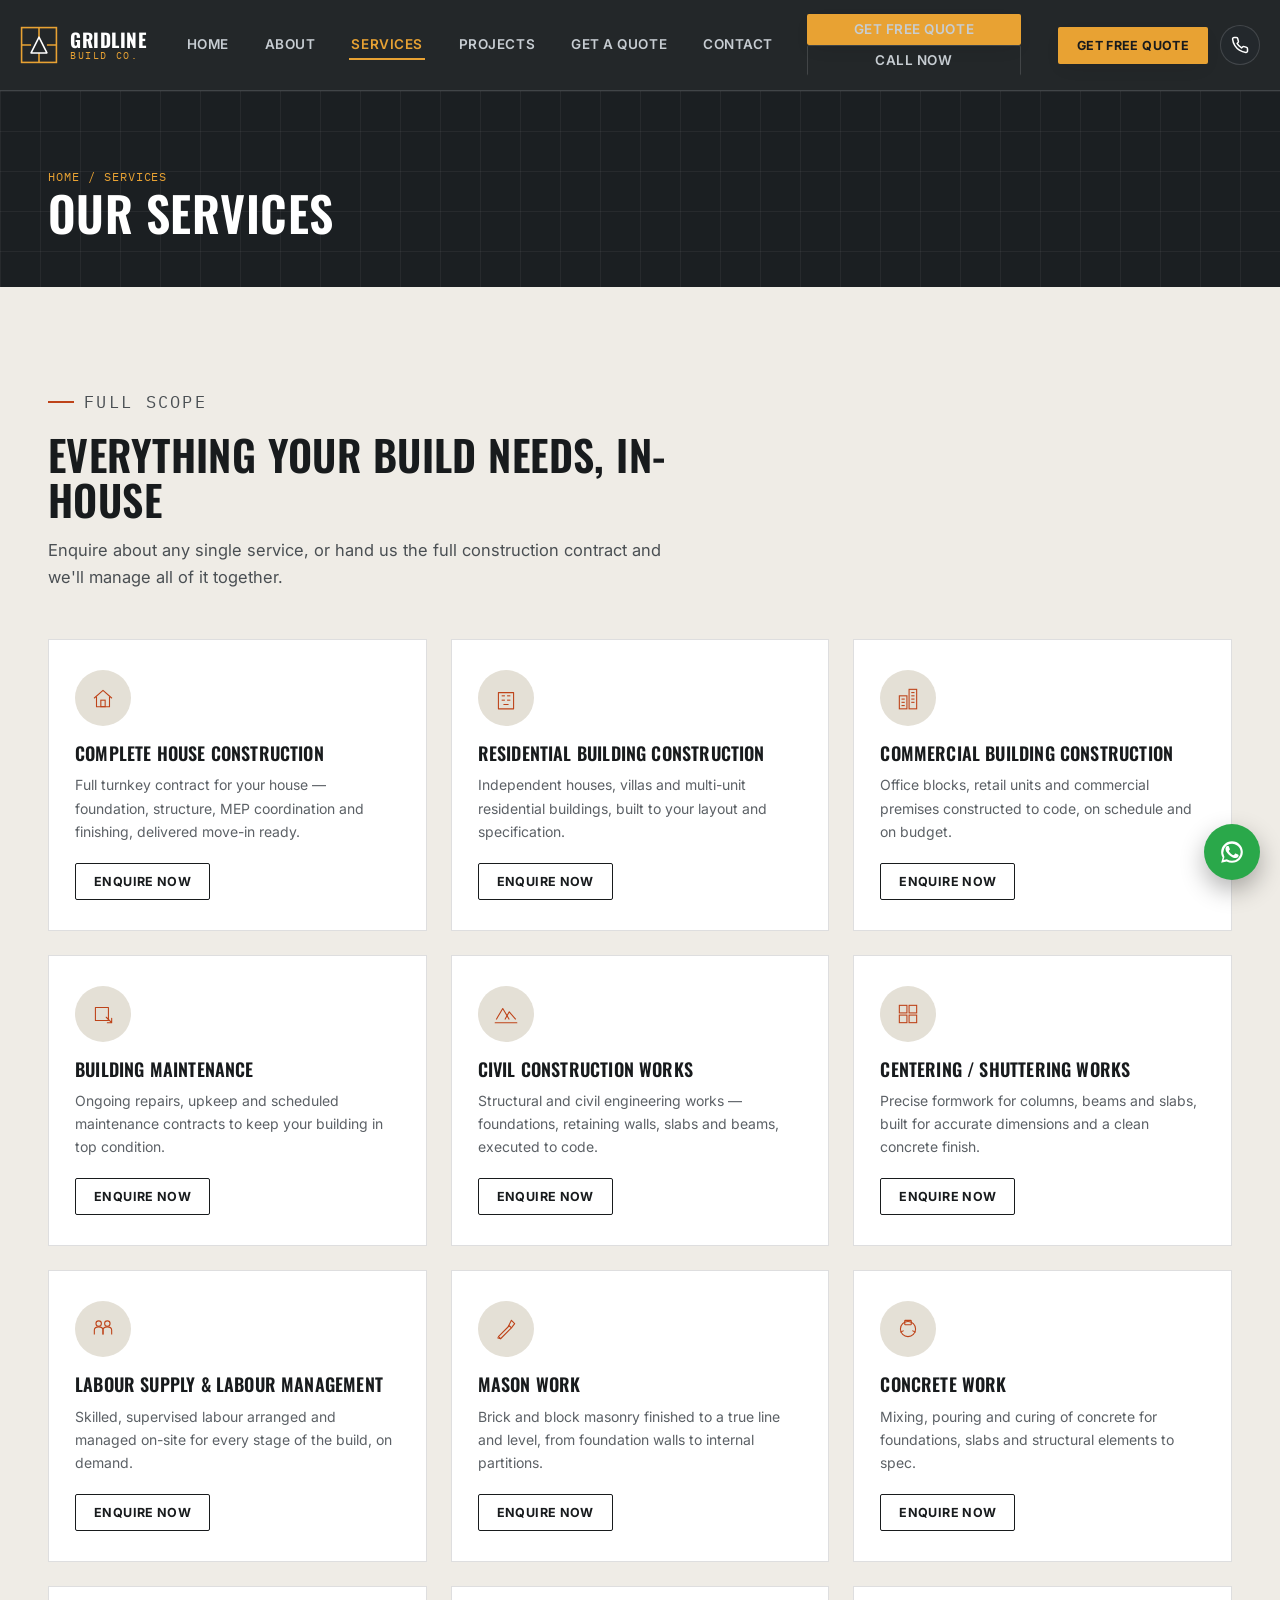
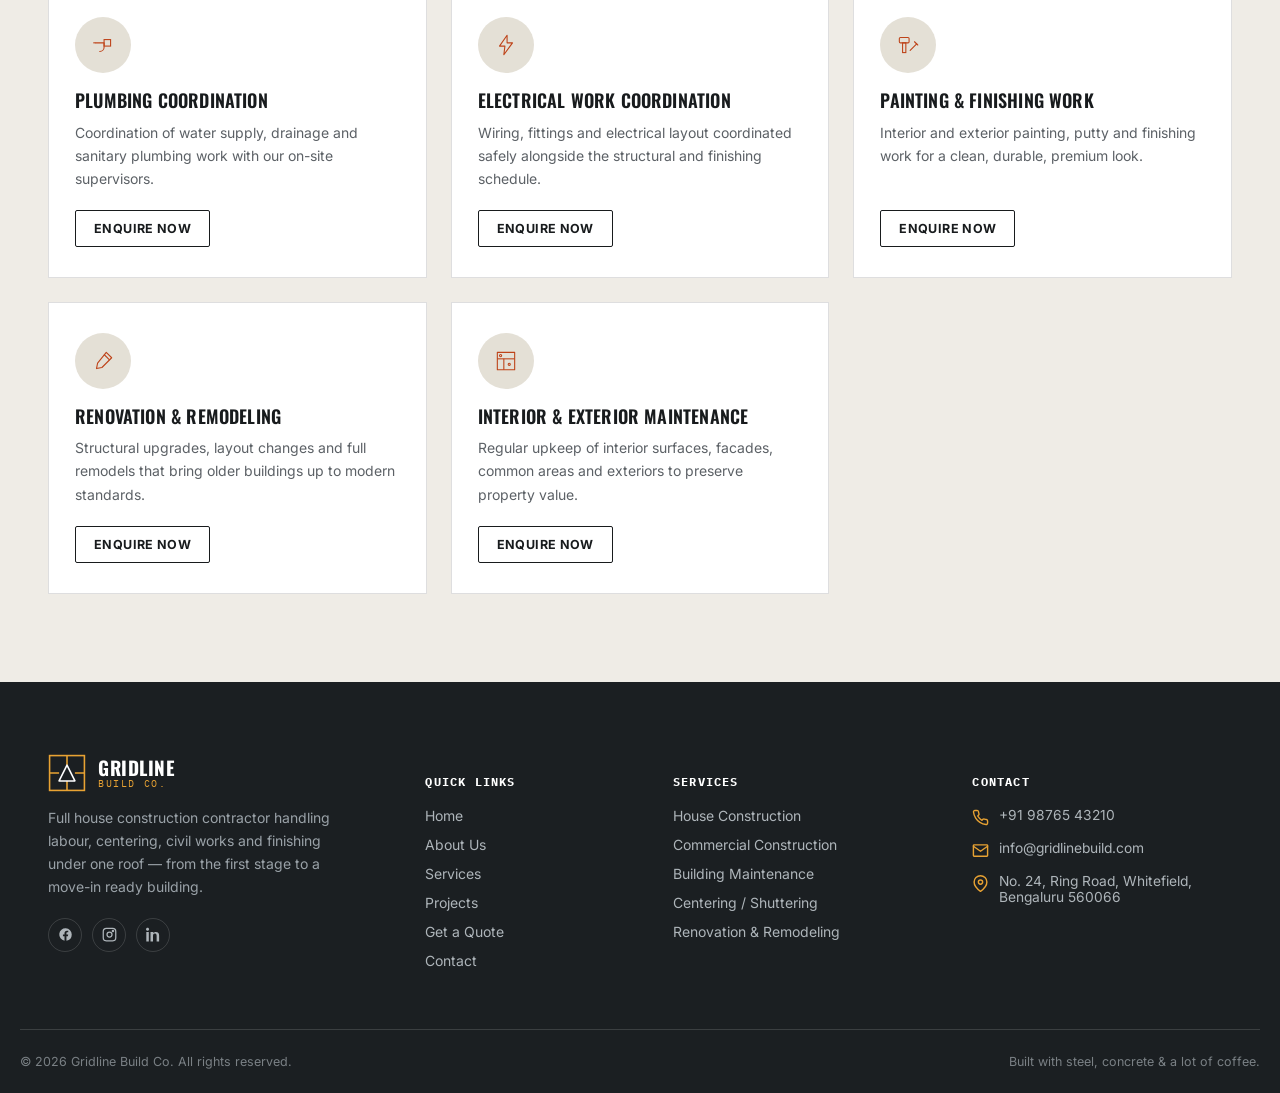
<file: gridline-build-co/services.html>
<!DOCTYPE html>
<html lang="en">
<head>
<meta charset="UTF-8">
<meta name="viewport" content="width=device-width, initial-scale=1.0">
<title>Our Services | Gridline Build Co.</title>
<meta name="description" content="Complete house construction, residential and commercial building, civil works, centering/shuttering, mason work, concrete work, plumbing and electrical coordination, painting, renovation and maintenance.">
<meta name="keywords" content="house construction contractor, building construction company, civil construction works, centering shuttering works, mason work, labour supply, building maintenance">
<link rel="preconnect" href="https://fonts.googleapis.com">
<link rel="preconnect" href="https://fonts.gstatic.com" crossorigin>
<link href="https://fonts.googleapis.com/css2?family=Oswald:wght@500;600;700&family=Inter:wght@400;500;600;700;800&family=IBM+Plex+Mono:wght@400;500&display=swap" rel="stylesheet">
<link rel="icon" type="image/svg+xml" href="data:image/svg+xml,%3Csvg xmlns=%27http://www.w3.org/2000/svg%27 viewBox=%270 0 48 48%27%3E%3Crect width=%2748%27 height=%2748%27 fill=%27%231B1F22%27/%3E%3Cpath d=%27M14 34L24 14L34 34H14Z%27 fill=%27none%27 stroke=%27%23E8A233%27 stroke-width=%273%27 stroke-linejoin=%27round%27/%3E%3C/svg%3E">
<link rel="stylesheet" href="css/style.css">
</head>
<body>
<header class="site-header" id="siteHeader">
  <div class="wrap header-inner">
    <a href="index.html" class="logo" aria-label="Gridline Build Co. home">
      <svg class="logo-mark" viewBox="0 0 48 48" fill="none">
        <rect x="2" y="2" width="44" height="44" stroke="#E8A233" stroke-width="2"/>
        <path d="M2 24H14M24 2V14M46 24H34M24 46V34" stroke="#E8A233" stroke-width="2"/>
        <path d="M14 34L24 14L34 34H14Z" stroke="white" stroke-width="2" stroke-linejoin="round"/>
      </svg>
      <span class="logo-text"><b>Gridline</b><span>Build Co.</span></span>
    </a>

    <nav class="main-nav" id="mainNav">
      <a href="index.html">Home</a>
      <a href="about.html">About</a>
      <a class="active" href="services.html">Services</a>
      <a href="projects.html">Projects</a>
      <a href="quote.html">Get a Quote</a>
      <a href="contact.html">Contact</a>
      <div class="header-cta-mobile">
        <a href="quote.html" class="btn btn-amber btn-block">Get Free Quote</a>
        <a href="tel:+919876543210" class="btn btn-outline btn-block">Call Now</a>
      </div>
    </nav>

    <div class="header-cta">
      <a href="quote.html" class="btn btn-amber btn-sm">Get Free Quote</a>
      <a href="tel:+919876543210" class="icon-btn" aria-label="Call now">
        <svg viewBox="0 0 24 24" fill="none" stroke="currentColor" stroke-width="2" stroke-linecap="round" stroke-linejoin="round"><path d="M22 16.92v3a2 2 0 0 1-2.18 2 19.79 19.79 0 0 1-8.63-3.07 19.5 19.5 0 0 1-6-6 19.79 19.79 0 0 1-3.07-8.67A2 2 0 0 1 4.11 2h3a2 2 0 0 1 2 1.72c.127.96.361 1.903.7 2.81a2 2 0 0 1-.45 2.11L8.09 9.91a16 16 0 0 0 6 6l1.27-1.27a2 2 0 0 1 2.11-.45c.907.339 1.85.573 2.81.7A2 2 0 0 1 22 16.92z"/></svg>
      </a>
      <button class="hamburger" id="hamburgerBtn" aria-label="Toggle menu" aria-expanded="false">
        <svg viewBox="0 0 24 24" fill="none" stroke="currentColor" stroke-width="2" stroke-linecap="round"><path d="M3 6h18M3 12h18M3 18h18"/></svg>
      </button>
    </div>
  </div>
</header>

<main>
<section class="page-banner">
    <div class="blueprint-grid"></div>
    <div class="wrap" style="position:relative;z-index:2;">
      <p class="crumbs">Home / Services</p>
      <h1>Our Services</h1>
    </div>
  </section>

  <section class="section">
    <div class="wrap">
      <div class="section-head reveal">
        <p class="eyebrow">Full scope</p>
        <h2>Everything your build needs, in-house</h2>
        <p>Enquire about any single service, or hand us the full construction contract and we'll manage all of it together.</p>
      </div>

      <div class="services-grid reveal" id="servicesGrid">

        <div class="service-card">
          <div class="icon-tile"><svg viewBox="0 0 48 48" fill="none" stroke="#BE4319" stroke-width="2"><path d="M8 24L24 10L40 24" stroke-linecap="round" stroke-linejoin="round"/><path d="M12 22V40H36V22" stroke-linecap="round" stroke-linejoin="round"/><rect x="20" y="28" width="8" height="12"/></svg></div>
          <h3>Complete House Construction</h3>
          <p>Full turnkey contract for your house &mdash; foundation, structure, MEP coordination and finishing, delivered move-in ready.</p>
          <a href="quote.html" class="btn btn-outline-dark btn-sm">Enquire Now</a>
        </div>

        <div class="service-card">
          <div class="icon-tile"><svg viewBox="0 0 48 48" fill="none" stroke="#BE4319" stroke-width="2"><rect x="10" y="14" width="28" height="30" stroke-linejoin="round"/><line x1="16" y1="20" x2="22" y2="20"/><line x1="26" y1="20" x2="32" y2="20"/><line x1="16" y1="28" x2="22" y2="28"/><line x1="26" y1="28" x2="32" y2="28"/><line x1="20" y1="36" x2="28" y2="36" stroke-linecap="round"/></svg></div>
          <h3>Residential Building Construction</h3>
          <p>Independent houses, villas and multi-unit residential buildings, built to your layout and specification.</p>
          <a href="quote.html" class="btn btn-outline-dark btn-sm">Enquire Now</a>
        </div>

        <div class="service-card">
          <div class="icon-tile"><svg viewBox="0 0 48 48" fill="none" stroke="#BE4319" stroke-width="2"><rect x="8" y="20" width="14" height="24"/><rect x="26" y="8" width="14" height="36"/><line x1="12" y1="26" x2="18" y2="26"/><line x1="12" y1="32" x2="18" y2="32"/><line x1="12" y1="38" x2="18" y2="38"/><line x1="30" y1="14" x2="36" y2="14"/><line x1="30" y1="20" x2="36" y2="20"/><line x1="30" y1="26" x2="36" y2="26"/><line x1="30" y1="32" x2="36" y2="32"/></svg></div>
          <h3>Commercial Building Construction</h3>
          <p>Office blocks, retail units and commercial premises constructed to code, on schedule and on budget.</p>
          <a href="quote.html" class="btn btn-outline-dark btn-sm">Enquire Now</a>
        </div>

        <div class="service-card">
          <div class="icon-tile"><svg viewBox="0 0 48 48" fill="none" stroke="#BE4319" stroke-width="2"><rect x="10" y="12" width="24" height="24" stroke-linejoin="round"/><path d="M30 30L40 40M40 32V40H32" stroke-linecap="round" stroke-linejoin="round"/></svg></div>
          <h3>Building Maintenance</h3>
          <p>Ongoing repairs, upkeep and scheduled maintenance contracts to keep your building in top condition.</p>
          <a href="quote.html" class="btn btn-outline-dark btn-sm">Enquire Now</a>
        </div>

        <div class="service-card">
          <div class="icon-tile"><svg viewBox="0 0 48 48" fill="none" stroke="#BE4319" stroke-width="2"><path d="M6 34L18 14L30 34" stroke-linejoin="round"/><path d="M22 34L30 20L42 34" stroke-linejoin="round"/><line x1="4" y1="40" x2="44" y2="40" stroke-linecap="round"/></svg></div>
          <h3>Civil Construction Works</h3>
          <p>Structural and civil engineering works &mdash; foundations, retaining walls, slabs and beams, executed to code.</p>
          <a href="quote.html" class="btn btn-outline-dark btn-sm">Enquire Now</a>
        </div>

        <div class="service-card">
          <div class="icon-tile"><svg viewBox="0 0 48 48" fill="none" stroke="#BE4319" stroke-width="2"><rect x="8" y="8" width="14" height="14"/><rect x="26" y="8" width="14" height="14"/><rect x="8" y="26" width="14" height="14"/><rect x="26" y="26" width="14" height="14"/></svg></div>
          <h3>Centering / Shuttering Works</h3>
          <p>Precise formwork for columns, beams and slabs, built for accurate dimensions and a clean concrete finish.</p>
          <a href="quote.html" class="btn btn-outline-dark btn-sm">Enquire Now</a>
        </div>

        <div class="service-card">
          <div class="icon-tile"><svg viewBox="0 0 48 48" fill="none" stroke="#BE4319" stroke-width="2"><circle cx="16" cy="14" r="5"/><path d="M8 34V26C8 22 12 20 16 20C20 20 24 22 24 26V34" stroke-linejoin="round"/><circle cx="32" cy="14" r="5"/><path d="M24 34V26C24 22 28 20 32 20C36 20 40 22 40 26V34" stroke-linejoin="round"/></svg></div>
          <h3>Labour Supply &amp; Labour Management</h3>
          <p>Skilled, supervised labour arranged and managed on-site for every stage of the build, on demand.</p>
          <a href="quote.html" class="btn btn-outline-dark btn-sm">Enquire Now</a>
        </div>

        <div class="service-card">
          <div class="icon-tile"><svg viewBox="0 0 48 48" fill="none" stroke="#BE4319" stroke-width="2"><path d="M10 38L30 18L34 22L14 42Z" stroke-linejoin="round"/><path d="M28 20L34 8L40 14L34 22" stroke-linejoin="round"/><line x1="8" y1="40" x2="14" y2="42"/></svg></div>
          <h3>Mason Work</h3>
          <p>Brick and block masonry finished to a true line and level, from foundation walls to internal partitions.</p>
          <a href="quote.html" class="btn btn-outline-dark btn-sm">Enquire Now</a>
        </div>

        <div class="service-card">
          <div class="icon-tile"><svg viewBox="0 0 48 48" fill="none" stroke="#BE4319" stroke-width="2"><circle cx="24" cy="24" r="14"/><rect x="18" y="8" width="12" height="8" rx="1"/><line x1="10" y1="30" x2="16" y2="27"/><line x1="38" y1="30" x2="32" y2="27"/></svg></div>
          <h3>Concrete Work</h3>
          <p>Mixing, pouring and curing of concrete for foundations, slabs and structural elements to spec.</p>
          <a href="quote.html" class="btn btn-outline-dark btn-sm">Enquire Now</a>
        </div>

        <div class="service-card">
          <div class="icon-tile"><svg viewBox="0 0 48 48" fill="none" stroke="#BE4319" stroke-width="2"><path d="M10 20H26V28C26 32.4 22.4 36 18 36" stroke-linecap="round" stroke-linejoin="round"/><rect x="26" y="14" width="12" height="12"/><line x1="6" y1="20" x2="10" y2="20"/></svg></div>
          <h3>Plumbing Coordination</h3>
          <p>Coordination of water supply, drainage and sanitary plumbing work with our on-site supervisors.</p>
          <a href="quote.html" class="btn btn-outline-dark btn-sm">Enquire Now</a>
        </div>

        <div class="service-card">
          <div class="icon-tile"><svg viewBox="0 0 48 48" fill="none" stroke="#BE4319" stroke-width="2"><path d="M26 6L12 26H22L20 42L36 20H26L26 6Z" stroke-linejoin="round"/></svg></div>
          <h3>Electrical Work Coordination</h3>
          <p>Wiring, fittings and electrical layout coordinated safely alongside the structural and finishing schedule.</p>
          <a href="quote.html" class="btn btn-outline-dark btn-sm">Enquire Now</a>
        </div>

        <div class="service-card">
          <div class="icon-tile"><svg viewBox="0 0 48 48" fill="none" stroke="#BE4319" stroke-width="2"><rect x="8" y="10" width="18" height="10" rx="2" stroke-linejoin="round"/><rect x="14" y="20" width="6" height="18"/><line x1="28" y1="34" x2="40" y2="22" stroke-linecap="round"/><line x1="36" y1="18" x2="42" y2="24" stroke-linecap="round"/></svg></div>
          <h3>Painting &amp; Finishing Work</h3>
          <p>Interior and exterior painting, putty and finishing work for a clean, durable, premium look.</p>
          <a href="quote.html" class="btn btn-outline-dark btn-sm">Enquire Now</a>
        </div>

        <div class="service-card">
          <div class="icon-tile"><svg viewBox="0 0 48 48" fill="none" stroke="#BE4319" stroke-width="2"><path d="M30 8L40 18L22 36L12 38L14 28Z" stroke-linejoin="round"/><line x1="26" y1="12" x2="36" y2="22"/></svg></div>
          <h3>Renovation &amp; Remodeling</h3>
          <p>Structural upgrades, layout changes and full remodels that bring older buildings up to modern standards.</p>
          <a href="quote.html" class="btn btn-outline-dark btn-sm">Enquire Now</a>
        </div>

        <div class="service-card">
          <div class="icon-tile"><svg viewBox="0 0 48 48" fill="none" stroke="#BE4319" stroke-width="2"><rect x="8" y="8" width="32" height="32" stroke-linejoin="round"/><line x1="8" y1="20" x2="40" y2="20"/><line x1="20" y1="20" x2="20" y2="40"/><circle cx="14" cy="14" r="2"/><circle cx="30" cy="30" r="2"/></svg></div>
          <h3>Interior &amp; Exterior Maintenance</h3>
          <p>Regular upkeep of interior surfaces, facades, common areas and exteriors to preserve property value.</p>
          <a href="quote.html" class="btn btn-outline-dark btn-sm">Enquire Now</a>
        </div>

      </div>
    </div>
  </section>
</main>

<footer class="site-footer">
  <div class="wrap footer-grid">
    <div class="footer-col footer-about">
      <div class="logo">
        <svg class="logo-mark" viewBox="0 0 48 48" fill="none">
          <rect x="2" y="2" width="44" height="44" stroke="#E8A233" stroke-width="2"/>
          <path d="M2 24H14M24 2V14M46 24H34M24 46V34" stroke="#E8A233" stroke-width="2"/>
          <path d="M14 34L24 14L34 34H14Z" stroke="white" stroke-width="2" stroke-linejoin="round"/>
        </svg>
        <span class="logo-text"><b style="color:#fff;">Gridline</b><span>Build Co.</span></span>
      </div>
      <p>Full house construction contractor handling labour, centering, civil works and finishing under one roof &mdash; from the first stage to a move-in ready building.</p>
      <div class="social-row" style="margin-top:20px;">
        <a href="#" aria-label="Facebook"><svg viewBox="0 0 24 24" fill="currentColor"><path d="M22 12a10 10 0 1 0-11.6 9.9v-7H7.9V12h2.5V9.8c0-2.5 1.5-3.9 3.8-3.9 1.1 0 2.2.2 2.2.2v2.4h-1.3c-1.2 0-1.6.8-1.6 1.6V12h2.8l-.4 2.9h-2.4v7A10 10 0 0 0 22 12z"/></svg></a>
        <a href="#" aria-label="Instagram"><svg viewBox="0 0 24 24" fill="none" stroke="currentColor" stroke-width="2"><rect x="2" y="2" width="20" height="20" rx="5"/><circle cx="12" cy="12" r="4"/><circle cx="17.5" cy="6.5" r="1"/></svg></a>
        <a href="#" aria-label="LinkedIn"><svg viewBox="0 0 24 24" fill="currentColor"><path d="M4.98 3.5C4.98 4.9 3.9 6 2.5 6S0 4.9 0 3.5 1.1 1 2.5 1s2.48 1.1 2.48 2.5zM.5 8h4V23h-4V8zm7.5 0h3.8v2.05h.05c.53-1 1.83-2.05 3.77-2.05C19.7 8 21 10.15 21 13.6V23h-4v-8.1c0-1.93-.03-4.4-2.68-4.4-2.68 0-3.1 2.1-3.1 4.27V23h-4V8z"/></svg></a>
      </div>
    </div>
    <div class="footer-col">
      <h5>Quick Links</h5>
      <ul>
        <li><a href="index.html">Home</a></li>
        <li><a href="about.html">About Us</a></li>
        <li><a href="services.html">Services</a></li>
        <li><a href="projects.html">Projects</a></li>
        <li><a href="quote.html">Get a Quote</a></li>
        <li><a href="contact.html">Contact</a></li>
      </ul>
    </div>
    <div class="footer-col">
      <h5>Services</h5>
      <ul>
        <li><a href="services.html">House Construction</a></li>
        <li><a href="services.html">Commercial Construction</a></li>
        <li><a href="services.html">Building Maintenance</a></li>
        <li><a href="services.html">Centering / Shuttering</a></li>
        <li><a href="services.html">Renovation &amp; Remodeling</a></li>
      </ul>
    </div>
    <div class="footer-col">
      <h5>Contact</h5>
      <div class="footer-contact-item">
        <svg viewBox="0 0 24 24" fill="none" stroke="currentColor" stroke-width="2" stroke-linecap="round" stroke-linejoin="round"><path d="M22 16.92v3a2 2 0 0 1-2.18 2 19.79 19.79 0 0 1-8.63-3.07 19.5 19.5 0 0 1-6-6 19.79 19.79 0 0 1-3.07-8.67A2 2 0 0 1 4.11 2h3a2 2 0 0 1 2 1.72c.127.96.361 1.903.7 2.81a2 2 0 0 1-.45 2.11L8.09 9.91a16 16 0 0 0 6 6l1.27-1.27a2 2 0 0 1 2.11-.45c.907.339 1.85.573 2.81.7A2 2 0 0 1 22 16.92z"/></svg>
        <span>+91 98765 43210</span>
      </div>
      <div class="footer-contact-item">
        <svg viewBox="0 0 24 24" fill="none" stroke="currentColor" stroke-width="2" stroke-linecap="round" stroke-linejoin="round"><path d="M22 6l-10 7L2 6"/><rect x="2" y="4" width="20" height="16" rx="1"/></svg>
        <span>info@gridlinebuild.com</span>
      </div>
      <div class="footer-contact-item">
        <svg viewBox="0 0 24 24" fill="none" stroke="currentColor" stroke-width="2" stroke-linecap="round" stroke-linejoin="round"><path d="M21 10c0 7-9 13-9 13s-9-6-9-13a9 9 0 0 1 18 0z"/><circle cx="12" cy="10" r="3"/></svg>
        <span>No. 24, Ring Road, Whitefield, Bengaluru 560066</span>
      </div>
    </div>
  </div>
  <div class="wrap footer-bottom">
    <span>&copy; 2026 Gridline Build Co. All rights reserved.</span>
    <span>Built with steel, concrete &amp; a lot of coffee.</span>
  </div>
</footer>

<div class="float-stack">
  <a href="tel:+919876543210" class="float-btn call-float" aria-label="Call now">
    <svg viewBox="0 0 24 24" fill="none" stroke="currentColor" stroke-width="2" stroke-linecap="round" stroke-linejoin="round"><path d="M22 16.92v3a2 2 0 0 1-2.18 2 19.79 19.79 0 0 1-8.63-3.07 19.5 19.5 0 0 1-6-6 19.79 19.79 0 0 1-3.07-8.67A2 2 0 0 1 4.11 2h3a2 2 0 0 1 2 1.72c.127.96.361 1.903.7 2.81a2 2 0 0 1-.45 2.11L8.09 9.91a16 16 0 0 0 6 6l1.27-1.27a2 2 0 0 1 2.11-.45c.907.339 1.85.573 2.81.7A2 2 0 0 1 22 16.92z"/></svg>
  </a>
  <a href="https://wa.me/919876543210" target="_blank" rel="noopener" class="float-btn wa-btn" aria-label="Chat on WhatsApp">
    <svg viewBox="0 0 24 24" fill="currentColor"><path d="M17.472 14.382c-.297-.149-1.758-.867-2.03-.967-.273-.099-.471-.148-.67.15-.197.297-.767.966-.94 1.164-.173.199-.347.223-.644.075-.297-.15-1.255-.463-2.39-1.475-.883-.788-1.48-1.761-1.653-2.059-.173-.297-.018-.458.13-.606.134-.133.298-.347.446-.52.149-.174.198-.298.298-.497.099-.198.05-.372-.025-.521-.075-.148-.669-1.612-.916-2.207-.242-.579-.487-.5-.669-.51-.173-.008-.371-.01-.57-.01-.198 0-.52.074-.792.372-.272.297-1.04 1.016-1.04 2.479 0 1.462 1.065 2.875 1.213 3.074.149.198 2.096 3.2 5.077 4.487.709.306 1.262.489 1.694.625.712.227 1.36.195 1.871.118.571-.085 1.758-.719 2.006-1.413.248-.694.248-1.29.173-1.413-.074-.124-.272-.198-.57-.347z"/><path d="M12.001 2C6.478 2 2 6.478 2 12c0 1.85.5 3.585 1.377 5.078L2 22l5.052-1.327A9.947 9.947 0 0 0 12.001 22C17.523 22 22 17.523 22 12S17.523 2 12.001 2zm0 18.077a8.033 8.033 0 0 1-4.31-1.253l-.309-.184-3.19.836.85-3.115-.2-.319A8.032 8.032 0 1 1 20.03 12a8.038 8.038 0 0 1-8.03 8.077z"/></svg>
  </a>
</div>

<script src="js/script.js"></script>
</body>
</html>
</file>
<file: gridline-build-co/css/style.css>
/* =========================================================
   0. DESIGN TOKENS
   ========================================================= */
:root{
  --charcoal:#1B1F22;
  --charcoal-2:#23282C;
  --charcoal-3:#2D3338;
  --concrete:#EFECE6;
  --concrete-2:#E4E0D6;
  --steel:#3B5166;
  --steel-light:#5E7A91;
  --amber:#E8A233;
  --amber-dark:#C4841F;
  --rust:#BE4319;
  --ink:#181B1D;
  --white:#FFFFFF;
  --line:rgba(24,27,29,0.14);
  --line-light:rgba(255,255,255,0.14);
  --font-display:'Oswald',sans-serif;
  --font-body:'Inter',sans-serif;
  --font-mono:'IBM Plex Mono',monospace;
  --radius:2px;
  --shadow-lg:0 24px 60px -20px rgba(20,20,20,0.35);
  --shadow-sm:0 6px 18px -8px rgba(20,20,20,0.25);
}

*,*::before,*::after{box-sizing:border-box;}
html{scroll-behavior:smooth;}
body{
  margin:0;
  font-family:var(--font-body);
  color:var(--ink);
  background:var(--concrete);
  -webkit-font-smoothing:antialiased;
  overflow-x:hidden;
}
img,svg{display:block;max-width:100%;}
a{color:inherit;text-decoration:none;}
ul{margin:0;padding:0;list-style:none;}
h1,h2,h3,h4{margin:0;font-family:var(--font-display);font-weight:600;letter-spacing:0.01em;line-height:1.08;}
p{margin:0;line-height:1.65;}
button{font-family:inherit;cursor:pointer;}
input,select,textarea{font-family:inherit;font-size:15px;}
:focus-visible{outline:3px solid var(--amber);outline-offset:2px;}

.wrap{max-width:1240px;margin:0 auto;padding:0 28px;}
.eyebrow{
  font-family:var(--font-mono);
  font-size:12.5px;
  letter-spacing:0.14em;
  text-transform:uppercase;
  color:var(--amber-dark);
  display:flex;align-items:center;gap:10px;
  margin-bottom:16px;
}
.eyebrow::before{content:"";width:26px;height:2px;background:var(--rust);display:inline-block;}
.eyebrow.on-dark{color:var(--amber);}
.eyebrow.on-dark::before{background:var(--amber);}

.section{padding:88px 0;}
.section-tight{padding:64px 0;}
.section-head{max-width:640px;margin-bottom:48px;}
.section-head h2{font-size:clamp(28px,4vw,42px);text-transform:uppercase;}
.section-head p{margin-top:14px;font-size:16.5px;color:#4A4F53;}
.on-dark .section-head p{color:#C7CDD2;}

@media(max-width:640px){
  .section{padding:56px 0;}
  .wrap{padding:0 20px;}
}

/* Blueprint grid signature texture */
.blueprint-grid{
  position:absolute;inset:0;
  background-image:
    linear-gradient(rgba(255,255,255,0.05) 1px,transparent 1px),
    linear-gradient(90deg,rgba(255,255,255,0.05) 1px,transparent 1px);
  background-size:40px 40px;
  pointer-events:none;
}
.blueprint-grid.light{
  background-image:
    linear-gradient(rgba(20,23,26,0.06) 1px,transparent 1px),
    linear-gradient(90deg,rgba(20,23,26,0.06) 1px,transparent 1px);
}
.crop-marks{position:relative;}
.crop-marks::before,.crop-marks::after{
  content:"";position:absolute;width:16px;height:16px;
  border-top:2px solid var(--amber);border-left:2px solid var(--amber);
  top:-1px;left:-1px;
}
.crop-marks::after{
  top:auto;left:auto;bottom:-1px;right:-1px;
  border-top:none;border-left:none;
  border-bottom:2px solid var(--amber);border-right:2px solid var(--amber);
}

/* Buttons */
.btn{
  display:inline-flex;align-items:center;justify-content:center;gap:10px;
  padding:15px 28px;
  font-family:var(--font-body);font-weight:700;font-size:14.5px;
  letter-spacing:0.03em;text-transform:uppercase;
  border-radius:var(--radius);border:1.5px solid transparent;
  transition:transform .18s ease, box-shadow .18s ease, background-color .18s ease, color .18s ease;
  white-space:nowrap;
}
.btn:hover{transform:translateY(-2px);}
.btn-amber{background:var(--amber);color:var(--ink);box-shadow:var(--shadow-sm);}
.btn-amber:hover{background:var(--amber-dark);}
.btn-rust{background:var(--rust);color:var(--white);}
.btn-rust:hover{background:#9C3714;}
.btn-outline{background:transparent;border-color:var(--line-light);color:var(--white);}
.btn-outline:hover{background:rgba(255,255,255,0.08);}
.btn-outline-dark{background:transparent;border-color:var(--ink);color:var(--ink);}
.btn-outline-dark:hover{background:var(--ink);color:var(--white);}
.btn-ghost{background:var(--charcoal-2);color:var(--white);}
.btn-ghost:hover{background:var(--charcoal-3);}
.btn-sm{padding:10px 18px;font-size:12.5px;}
.btn-block{width:100%;}

/* =========================================================
   1. HEADER
   ========================================================= */
header.site-header{
  position:sticky;top:0;z-index:1000;
  background:rgba(27,31,34,0.96);
  backdrop-filter:blur(6px);
  border-bottom:1px solid var(--line-light);
  transition:box-shadow .2s ease;
}
header.site-header.scrolled{box-shadow:0 8px 24px rgba(0,0,0,0.35);}
.header-inner{
  display:flex;align-items:center;justify-content:space-between;
  padding:14px 0;gap:20px;
}
.logo{display:flex;align-items:center;gap:12px;color:var(--white);}
.logo-mark{width:38px;height:38px;flex-shrink:0;}
.logo-text{display:flex;flex-direction:column;line-height:1.1;}
.logo-text b{font-family:var(--font-display);font-size:19px;letter-spacing:0.03em;text-transform:uppercase;}
.logo-text span{font-family:var(--font-mono);font-size:10px;letter-spacing:0.16em;color:var(--amber);text-transform:uppercase;}

nav.main-nav{display:flex;align-items:center;gap:32px;}
nav.main-nav a{
  font-size:13.5px;font-weight:600;letter-spacing:0.04em;text-transform:uppercase;
  color:#C7CDD2;padding:6px 2px;border-bottom:2px solid transparent;
  transition:color .15s ease,border-color .15s ease;
}
nav.main-nav a:hover{color:var(--white);}
nav.main-nav a.active{color:var(--amber);border-color:var(--amber);}

.header-cta{display:flex;align-items:center;gap:12px;}
.icon-btn{
  width:40px;height:40px;border-radius:50%;
  display:flex;align-items:center;justify-content:center;
  background:var(--charcoal-2);color:var(--white);
  border:1px solid var(--line-light);
}
.icon-btn svg{width:18px;height:18px;}
.hamburger{display:none;background:none;border:none;color:var(--white);padding:6px;}
.hamburger svg{width:26px;height:26px;}

@media(max-width:980px){
  nav.main-nav{
    position:fixed;inset:64px 0 0 0;background:var(--charcoal);
    flex-direction:column;align-items:flex-start;gap:0;padding:12px 24px;
    transform:translateX(100%);transition:transform .25s ease;overflow-y:auto;
  }
  nav.main-nav.open{transform:translateX(0);}
  nav.main-nav a{width:100%;padding:16px 0;border-bottom:1px solid var(--line-light);font-size:16px;}
  nav.main-nav .header-cta-mobile{margin-top:20px;display:flex;flex-direction:column;gap:12px;width:100%;}
  .header-cta .btn-amber{display:none;}
  .hamburger{display:flex;}
}

/* =========================================================
   2. HERO
   ========================================================= */
.hero{
  position:relative;background:var(--charcoal);color:var(--white);
  overflow:hidden;
}
.hero-inner{
  position:relative;z-index:2;
  display:grid;grid-template-columns:1.05fr 0.95fr;gap:40px;align-items:center;
  padding:96px 0 64px;
}
.hero h1{
  font-size:clamp(34px,5.4vw,64px);text-transform:uppercase;
  letter-spacing:0.01em;
}
.hero h1 em{font-style:normal;color:var(--amber);}
.hero-lead{margin-top:22px;font-size:17px;color:#C7CDD2;max-width:520px;}
.hero-actions{display:flex;flex-wrap:wrap;gap:14px;margin-top:34px;}
.hero-contact-row{display:flex;flex-wrap:wrap;gap:22px;margin-top:28px;align-items:center;}
.hero-contact-row a{display:flex;align-items:center;gap:8px;font-size:14px;font-weight:600;color:#C7CDD2;}
.hero-contact-row a svg{width:18px;height:18px;color:var(--amber);}
.hero-contact-row a:hover{color:var(--white);}

.hero-art{position:relative;}
.hero-art svg{width:100%;height:auto;}

.stats-bar{
  position:relative;z-index:2;
  border-top:1px solid var(--line-light);
  background:var(--charcoal-2);
}
.stats-inner{display:grid;grid-template-columns:repeat(4,1fr);}
.stat-item{
  padding:26px 20px;text-align:left;border-right:1px solid var(--line-light);
}
.stat-item:last-child{border-right:none;}
.stat-item b{display:block;font-family:var(--font-display);font-size:clamp(24px,3vw,32px);color:var(--amber);}
.stat-item span{font-family:var(--font-mono);font-size:11.5px;text-transform:uppercase;letter-spacing:0.08em;color:#9AA2A8;}

@media(max-width:980px){
  .hero-inner{grid-template-columns:1fr;padding-top:36px;}
  .hero-art{order:-1;max-width:420px;margin:0 auto;}
  .stats-inner{grid-template-columns:repeat(2,1fr);}
  .stat-item{border-bottom:1px solid var(--line-light);}
}

/* =========================================================
   3. CARDS / SHARED PATTERNS
   ========================================================= */
.plate{
  background:var(--white);border:1px solid var(--line);
  padding:30px 26px;position:relative;
}
.plate-code{
  font-family:var(--font-mono);font-size:11px;letter-spacing:0.08em;
  color:var(--steel);text-transform:uppercase;margin-bottom:14px;display:block;
}
.icon-tile{
  width:56px;height:56px;border-radius:50%;
  background:var(--concrete-2);display:flex;align-items:center;justify-content:center;
  margin-bottom:18px;
}
.icon-tile svg{width:26px;height:26px;color:var(--rust);}

/* services teaser grid */
.grid-services-teaser{display:grid;grid-template-columns:repeat(4,1fr);gap:1px;background:var(--line);border:1px solid var(--line);}
.svc-teaser{background:var(--white);padding:32px 24px;transition:background .2s ease;}
.svc-teaser:hover{background:var(--concrete-2);}
.svc-teaser h3{font-size:17px;text-transform:uppercase;margin:8px 0 8px;}
.svc-teaser p{font-size:13.8px;color:#5C6166;}
@media(max-width:980px){.grid-services-teaser{grid-template-columns:repeat(2,1fr);}}
@media(max-width:560px){.grid-services-teaser{grid-template-columns:1fr;}}

/* why choose us */
.why-wrap{display:grid;grid-template-columns:0.9fr 1.1fr;gap:56px;align-items:flex-start;}
.why-list{display:flex;flex-direction:column;}
.why-item{display:flex;gap:18px;padding:22px 0;border-top:1px solid var(--line-light);}
.why-item:last-child{border-bottom:1px solid var(--line-light);}
.why-item svg{width:24px;height:24px;color:var(--amber);flex-shrink:0;margin-top:2px;}
.why-item h4{font-size:16.5px;text-transform:uppercase;margin-bottom:6px;color:var(--white);}
.why-item p{font-size:14px;color:#AEB5BA;}
@media(max-width:900px){.why-wrap{grid-template-columns:1fr;}}

/* projects teaser / grid */
.projects-grid{display:grid;grid-template-columns:repeat(3,1fr);gap:26px;}
.project-card{background:var(--white);border:1px solid var(--line);overflow:hidden;transition:box-shadow .2s ease, transform .2s ease;}
.project-card:hover{box-shadow:var(--shadow-lg);transform:translateY(-4px);}
.project-media{height:190px;position:relative;overflow:hidden;background:var(--steel);}
.project-body{padding:22px;}
.status-chip{
  position:absolute;top:14px;left:14px;z-index:2;
  font-family:var(--font-mono);font-size:10.5px;letter-spacing:0.08em;text-transform:uppercase;
  padding:6px 10px;border-radius:2px;color:var(--white);
}
.status-completed{background:#2E6B4C;}
.status-ongoing{background:var(--amber-dark);}
.project-meta{display:flex;gap:14px;font-family:var(--font-mono);font-size:11.5px;color:var(--steel);text-transform:uppercase;letter-spacing:0.04em;margin-bottom:10px;}
.project-body h3{font-size:18px;text-transform:uppercase;margin-bottom:10px;}
.project-body p{font-size:14px;color:#5C6166;}
@media(max-width:980px){.projects-grid{grid-template-columns:repeat(2,1fr);}}
@media(max-width:640px){.projects-grid{grid-template-columns:1fr;}}

/* testimonials */
.testi-row{display:flex;gap:22px;overflow-x:auto;padding-bottom:10px;scroll-snap-type:x mandatory;}
.testi-card{
  flex:0 0 min(380px,86vw);scroll-snap-align:start;
  background:var(--white);border:1px solid var(--line);padding:28px;
}
.testi-stars{color:var(--amber);font-size:15px;letter-spacing:2px;margin-bottom:14px;}
.testi-card p.quote{font-size:15px;color:#3A3F42;font-style:italic;}
.testi-person{display:flex;align-items:center;gap:12px;margin-top:20px;}
.testi-avatar{width:42px;height:42px;border-radius:50%;background:var(--steel);color:var(--white);display:flex;align-items:center;justify-content:center;font-family:var(--font-display);font-size:15px;}
.testi-person b{display:block;font-size:14px;}
.testi-person span{display:block;font-size:12px;color:#7A7F83;font-family:var(--font-mono);}

/* CTA band */
.cta-band{background:var(--rust);color:var(--white);position:relative;overflow:hidden;}
.cta-band-inner{display:flex;align-items:center;justify-content:space-between;gap:28px;flex-wrap:wrap;padding:56px 0;position:relative;z-index:2;}
.cta-band h2{font-size:clamp(24px,3.4vw,34px);text-transform:uppercase;max-width:520px;}
.cta-band-actions{display:flex;gap:14px;flex-wrap:wrap;}

/* footer */
footer.site-footer{background:var(--charcoal);color:#AEB5BA;padding-top:72px;}
.footer-grid{display:grid;grid-template-columns:1.3fr 0.8fr 1fr 1fr;gap:40px;padding-bottom:48px;border-bottom:1px solid var(--line-light);}
.footer-col h5{color:var(--white);font-family:var(--font-mono);font-size:12px;letter-spacing:0.1em;text-transform:uppercase;margin-bottom:18px;}
.footer-col ul li{margin-bottom:12px;font-size:14px;}
.footer-col ul li a:hover{color:var(--white);}
.footer-about p{font-size:14px;color:#9AA2A8;max-width:300px;margin-top:14px;}
.footer-contact-item{display:flex;gap:10px;font-size:13.8px;margin-bottom:14px;align-items:flex-start;}
.footer-contact-item svg{width:17px;height:17px;color:var(--amber);flex-shrink:0;margin-top:2px;}
.footer-bottom{display:flex;justify-content:space-between;align-items:center;flex-wrap:wrap;gap:10px;padding:24px 0;font-size:12.5px;color:#7A8085;}
.social-row{display:flex;gap:10px;}
.social-row a{width:34px;height:34px;border:1px solid var(--line-light);border-radius:50%;display:flex;align-items:center;justify-content:center;}
.social-row svg{width:15px;height:15px;}
@media(max-width:900px){.footer-grid{grid-template-columns:1fr 1fr;}}
@media(max-width:560px){.footer-grid{grid-template-columns:1fr;}}

/* floating buttons */
.float-stack{position:fixed;right:20px;bottom:20px;z-index:900;display:flex;flex-direction:column;gap:12px;align-items:flex-end;}
.float-btn{
  width:56px;height:56px;border-radius:50%;display:flex;align-items:center;justify-content:center;
  box-shadow:0 10px 24px rgba(0,0,0,0.3);color:var(--white);
  animation:pulseGlow 2.6s ease-in-out infinite;
}
.float-btn svg{width:26px;height:26px;}
.wa-btn{background:#2AA84A;}
.call-float{background:var(--rust);display:none;}
@keyframes pulseGlow{0%,100%{transform:scale(1);}50%{transform:scale(1.06);}}
@media(prefers-reduced-motion:reduce){.float-btn{animation:none;}}
@media(max-width:900px){.call-float{display:flex;}}

/* page banner (inner pages) */
.page-banner{background:var(--charcoal);color:var(--white);position:relative;overflow:hidden;padding:64px 0 48px;}
.page-banner h1{font-size:clamp(30px,5vw,48px);text-transform:uppercase;}
.crumbs{font-family:var(--font-mono);font-size:12px;color:var(--amber);text-transform:uppercase;letter-spacing:0.08em;margin-top:12px;}

/* utility */
.two-col{display:grid;grid-template-columns:1fr 1fr;gap:56px;align-items:center;}
@media(max-width:900px){.two-col{grid-template-columns:1fr;}}
.tag-list{display:flex;flex-wrap:wrap;gap:10px;margin-top:22px;}
.tag-list span{
  font-family:var(--font-mono);font-size:11.5px;text-transform:uppercase;letter-spacing:0.05em;
  border:1px solid var(--line);padding:8px 14px;color:var(--steel);
}

.reveal{opacity:0;transform:translateY(18px);transition:opacity .6s ease,transform .6s ease;}
.reveal.is-visible{opacity:1;transform:translateY(0);}
@media(prefers-reduced-motion:reduce){.reveal{opacity:1;transform:none;transition:none;}}

/* =========================================================
   4. ABOUT PAGE
   ========================================================= */
.process-strip{display:grid;grid-template-columns:repeat(6,1fr);gap:1px;background:var(--line);border:1px solid var(--line);}
.process-step{background:var(--white);padding:26px 20px;}
.process-step .plate-code{color:var(--rust);}
.process-step h4{font-size:14.5px;text-transform:uppercase;margin:10px 0 8px;}
.process-step p{font-size:12.8px;color:#5C6166;}
@media(max-width:980px){.process-strip{grid-template-columns:repeat(3,1fr);}}
@media(max-width:600px){.process-strip{grid-template-columns:1fr;}}

.values-grid{display:grid;grid-template-columns:repeat(3,1fr);gap:24px;}
@media(max-width:900px){.values-grid{grid-template-columns:1fr;}}

/* =========================================================
   5. SERVICES PAGE
   ========================================================= */
.services-grid{display:grid;grid-template-columns:repeat(3,1fr);gap:24px;}
.service-card{background:var(--white);border:1px solid var(--line);padding:30px 26px;display:flex;flex-direction:column;height:100%;}
.service-card h3{font-size:18px;text-transform:uppercase;margin-bottom:10px;}
.service-card p{font-size:14px;color:#5C6166;flex-grow:1;}
.service-card .btn{margin-top:20px;align-self:flex-start;}
@media(max-width:980px){.services-grid{grid-template-columns:repeat(2,1fr);}}
@media(max-width:640px){.services-grid{grid-template-columns:1fr;}}

/* =========================================================
   6. PROJECTS PAGE
   ========================================================= */
.filter-row{display:flex;gap:10px;flex-wrap:wrap;margin-bottom:36px;}
.filter-btn{
  padding:10px 18px;border:1px solid var(--line);background:var(--white);
  font-family:var(--font-mono);font-size:12px;text-transform:uppercase;letter-spacing:0.06em;
}
.filter-btn.active{background:var(--ink);color:var(--white);border-color:var(--ink);}
.project-card[hidden]{display:none;}

/* =========================================================
   7. QUOTE & CONTACT FORMS
   ========================================================= */
.form-wrap{background:var(--white);border:1px solid var(--line);padding:36px;}
.form-row{display:grid;grid-template-columns:1fr 1fr;gap:18px;}
.form-row.full{grid-template-columns:1fr;}
.field{margin-bottom:20px;}
.field label{
  display:block;font-family:var(--font-mono);font-size:11.5px;text-transform:uppercase;
  letter-spacing:0.06em;color:var(--steel);margin-bottom:8px;
}
.field input,.field select,.field textarea{
  width:100%;padding:13px 14px;border:1.5px solid var(--line);background:var(--concrete);
  border-radius:2px;color:var(--ink);transition:border-color .15s ease;
}
.field input:focus,.field select:focus,.field textarea:focus{border-color:var(--amber);outline:none;background:var(--white);}
.field textarea{resize:vertical;min-height:110px;}
.radio-row{display:flex;gap:18px;flex-wrap:wrap;margin-top:6px;}
.radio-opt{display:flex;align-items:center;gap:8px;font-size:14px;}
.radio-opt input{width:auto;}
@media(max-width:700px){.form-row{grid-template-columns:1fr;}}

.success-panel{display:none;text-align:center;padding:60px 24px;}
.success-panel.show{display:block;}
.success-panel .icon-tile{margin:0 auto 20px;width:74px;height:74px;background:#E3F1E8;}
.success-panel .icon-tile svg{width:34px;height:34px;color:#2E6B4C;}
.success-panel h3{font-size:22px;text-transform:uppercase;margin-bottom:10px;}
.success-panel p{color:#5C6166;max-width:420px;margin:0 auto;}

.quote-layout{display:grid;grid-template-columns:1.4fr 0.9fr;gap:36px;align-items:flex-start;}
@media(max-width:980px){.quote-layout{grid-template-columns:1fr;}}
.side-plate{background:var(--charcoal);color:var(--white);padding:34px;}
.side-plate h3{font-size:19px;text-transform:uppercase;margin-bottom:16px;}
.side-plate p{font-size:14px;color:#AEB5BA;margin-bottom:22px;}
.side-step{display:flex;gap:14px;padding:16px 0;border-top:1px solid var(--line-light);}
.side-step:last-child{padding-bottom:0;}
.side-step .num{font-family:var(--font-mono);color:var(--amber);font-size:13px;}
.side-step h4{font-size:14px;text-transform:uppercase;margin-bottom:4px;}
.side-step p{font-size:12.8px;margin:0;}

.contact-grid{display:grid;grid-template-columns:repeat(4,1fr);gap:1px;background:var(--line);border:1px solid var(--line);margin-bottom:56px;}
.contact-info-card{background:var(--white);padding:28px 22px;}
.contact-info-card svg{width:26px;height:26px;color:var(--rust);margin-bottom:14px;}
.contact-info-card h4{font-size:13px;text-transform:uppercase;letter-spacing:0.05em;margin-bottom:8px;color:var(--steel);}
.contact-info-card p, .contact-info-card a{font-size:15px;font-weight:600;}
@media(max-width:900px){.contact-grid{grid-template-columns:repeat(2,1fr);}}
@media(max-width:560px){.contact-grid{grid-template-columns:1fr;}}

.map-frame{border:1px solid var(--line);height:340px;width:100%;filter:grayscale(0.15);}

/* pages visibility */
.page{display:none;}
.page.active{display:block;}
</file>
